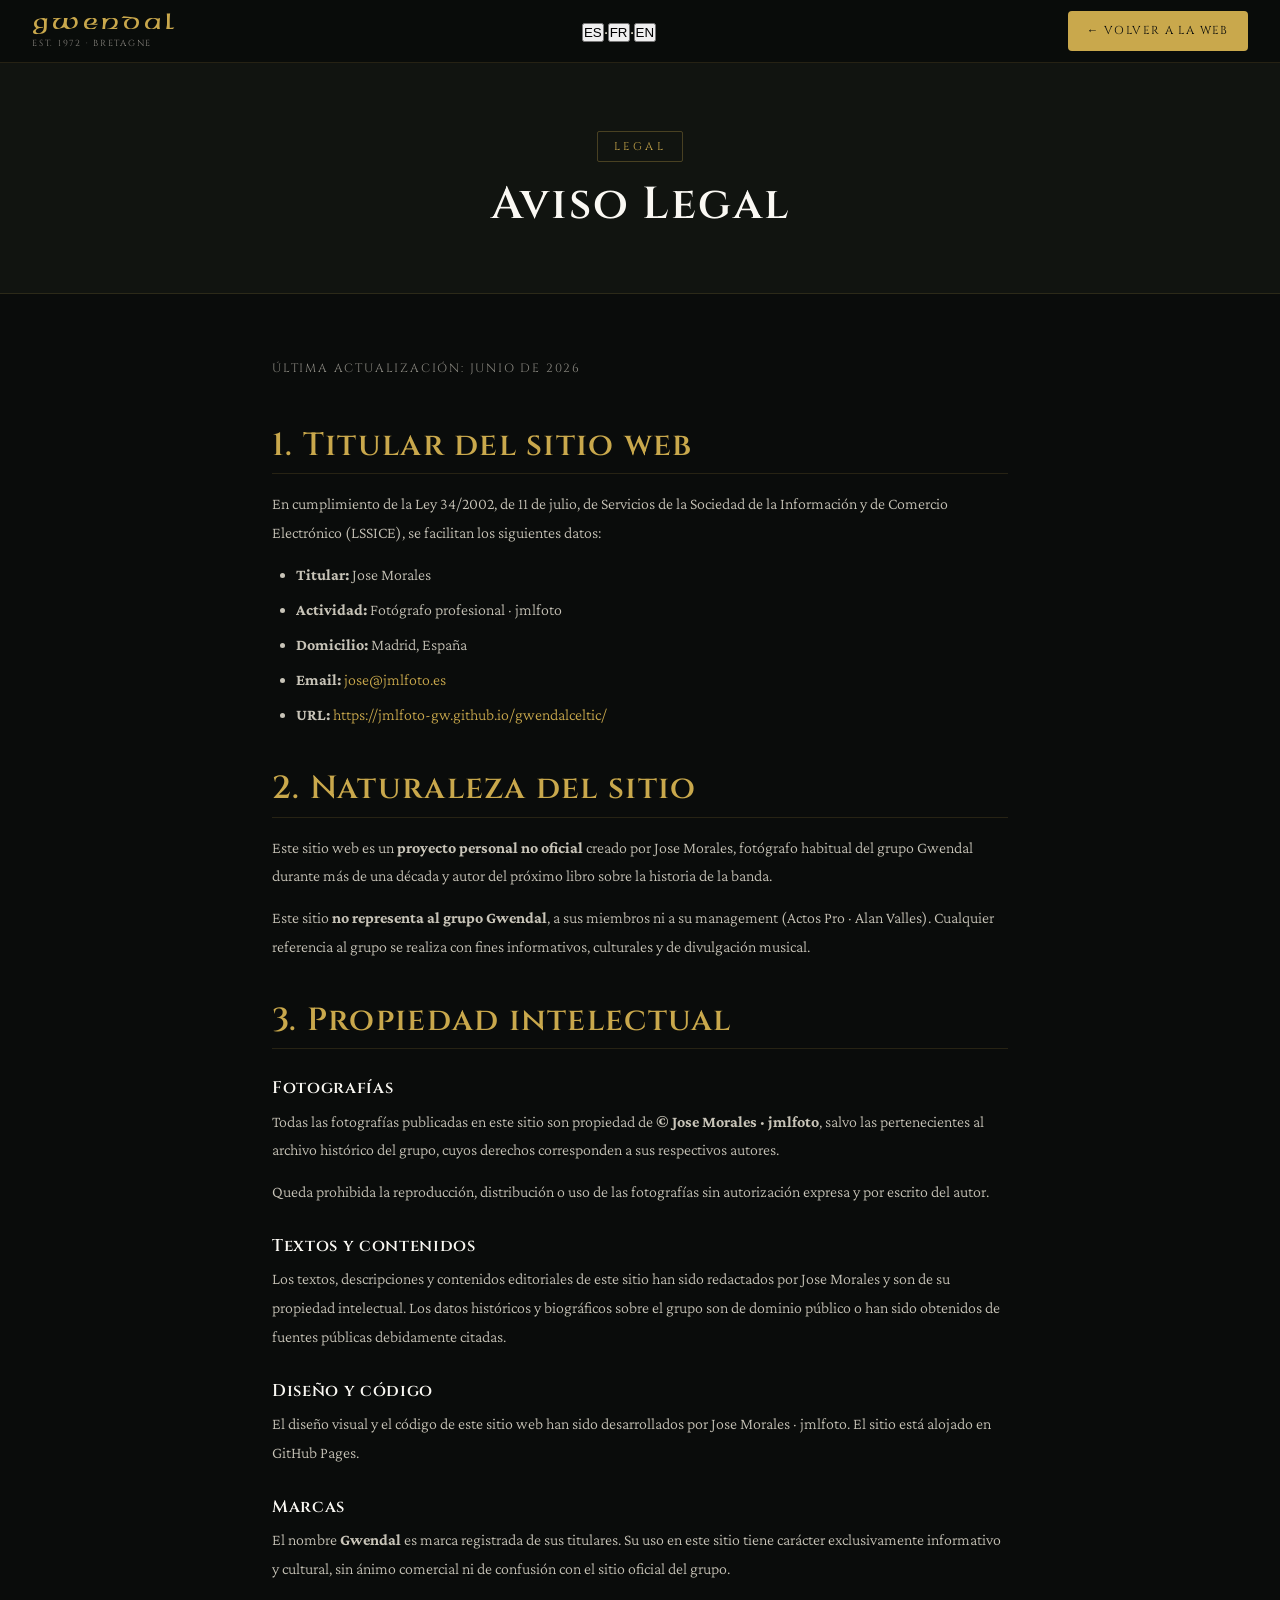
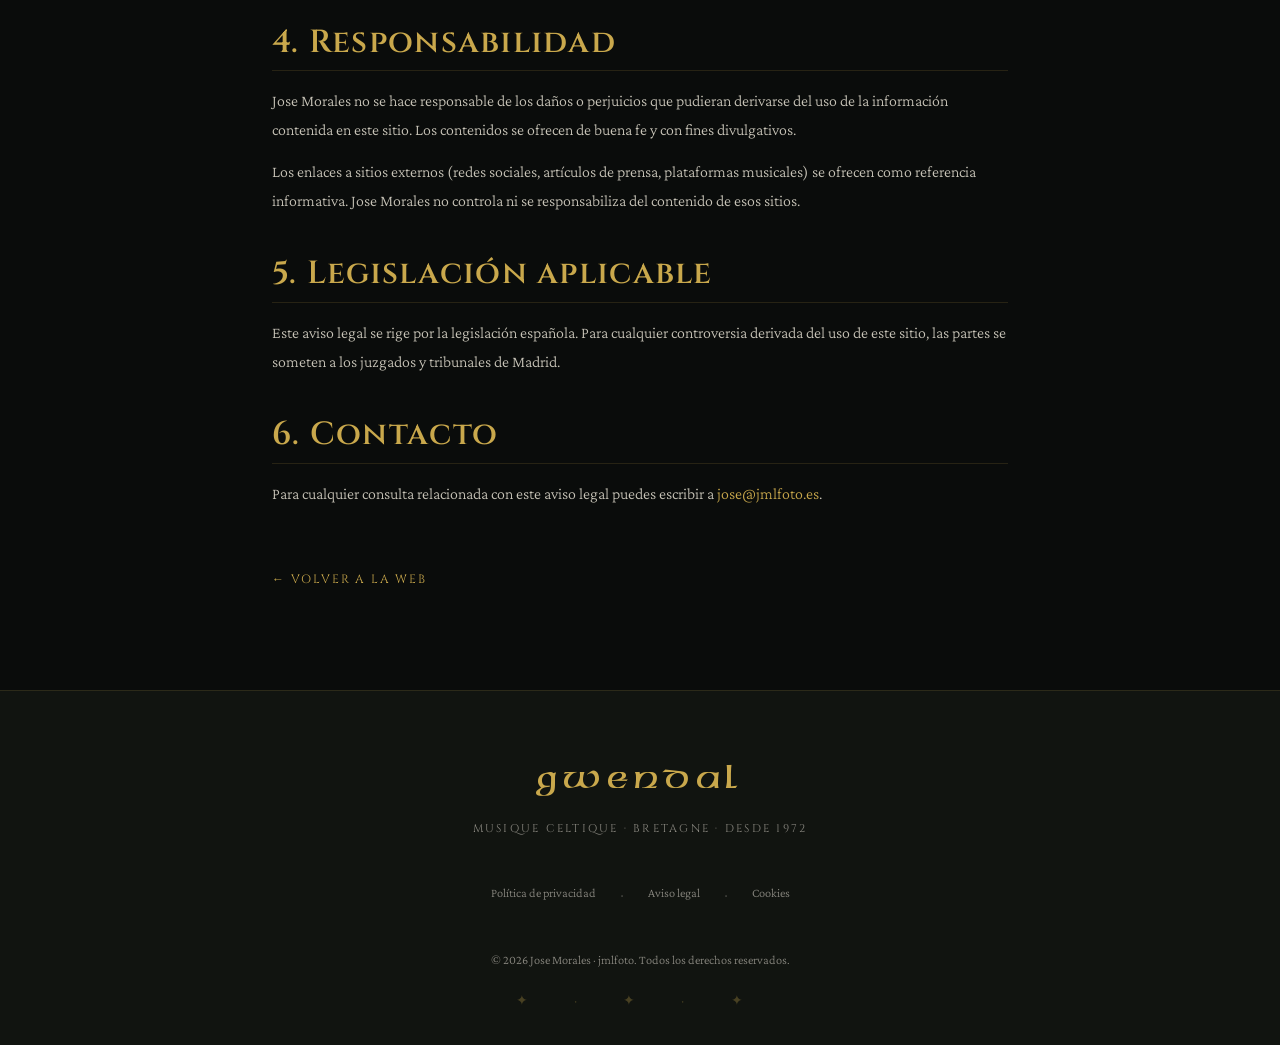
<file: aviso-legal.html>
<!DOCTYPE html>
<html lang="es">
<head>
  
  <!-- Google Tag Manager -->
      <script>(function(w,d,s,l,i){w[l]=w[l]||[];w[l].push({'gtm.start':
      new Date().getTime(),event:'gtm.js'});var f=d.getElementsByTagName(s)[0],
      j=d.createElement(s),dl=l!='dataLayer'?'&l='+l:'';j.async=true;j.src=
      'https://www.googletagmanager.com/gtm.js?id='+i+dl;f.parentNode.insertBefore(j,f);
      })(window,document,'script','dataLayer','GTM-PBCBSNM9');</script>
  <!-- End Google Tag Manager -->
 
  <meta charset="UTF-8" />
  <meta name="viewport" content="width=device-width, initial-scale=1.0" />
  <title>Aviso Legal · Gwendal</title>
  <meta name="description" content="Aviso legal del sitio web dedicado al grupo Gwendal, creado por Jose Morales · jmlfoto." />
  <meta name="robots" content="noindex, follow" />
  <link rel="canonical" href="https://gwendal.es/aviso-legal.html" />
  <link rel="preconnect" href="https://fonts.googleapis.com" />
  <link rel="preconnect" href="https://fonts.gstatic.com" crossorigin />
  <link href="https://fonts.googleapis.com/css2?family=Cinzel:wght@400;600&family=Crimson+Pro:ital,wght@0,300;0,400;0,600;1,300;1,400&display=swap" rel="stylesheet" />
  <link rel="stylesheet" href="style.css" />
  <style>
    .legal-header {
      padding: 8rem 0 3rem;
      text-align: center;
      background: var(--c-dark);
      border-bottom: 1px solid rgba(201,168,76,0.15);
    }
    .legal-header .section-tag { margin-bottom: 1rem; }
    .legal-body {
      background: var(--c-black);
      padding: 4rem 0 6rem;
    }
    .legal-container {
      max-width: 800px;
      margin: 0 auto;
      padding: 0 2rem;
    }
    .legal-container h2 {
      font-size: clamp(1.4rem, 3vw, 2rem);
      color: var(--c-gold);
      margin: 2.5rem 0 1rem;
      padding-bottom: 0.5rem;
      border-bottom: 1px solid rgba(201,168,76,0.15);
    }
    .legal-container h2:first-child { margin-top: 0; }
    .legal-container h3 {
      font-size: 1.05rem;
      color: var(--c-white);
      margin: 1.8rem 0 0.6rem;
    }
    .legal-container p,
    .legal-container li {
      color: var(--c-grey-light);
      font-size: 1rem;
      line-height: 1.8;
      margin-bottom: 0.8rem;
    }
    .legal-container ul {
      padding-left: 1.5rem;
      margin-bottom: 1rem;
    }
    .legal-container li { margin-bottom: 0.4rem; }
    .legal-container a { color: var(--c-gold); }
    .legal-container a:hover { color: var(--c-gold-light); }
    .legal-date {
      font-family: var(--f-title);
      font-size: 0.75rem;
      letter-spacing: 0.15em;
      color: var(--c-grey);
      text-transform: uppercase;
      margin-bottom: 3rem;
      display: block;
    }
    .legal-back {
      display: inline-flex;
      align-items: center;
      gap: 0.5rem;
      font-family: var(--f-title);
      font-size: 0.75rem;
      letter-spacing: 0.15em;
      text-transform: uppercase;
      color: var(--c-gold);
      margin-top: 3rem;
      transition: gap 0.3s ease;
    }
    .legal-back:hover { gap: 0.8rem; color: var(--c-gold-light); }
  </style>
</head>
<body>
    <!-- Google Tag Manager (noscript) -->
    <noscript><iframe src="https://www.googletagmanager.com/ns.html?id=GTM-PBCBSNM9"
    height="0" width="0" style="display:none;visibility:hidden"></iframe></noscript>
    <!-- End Google Tag Manager (noscript) -->
  <!-- Navegación -->
  <header class="nav-header scrolled" role="banner">
    <nav class="nav-container" aria-label="Navegación principal" data-i18n-aria="aviso.aria_nav">
      <a href="index.html" class="nav-logo" aria-label="Volver al inicio" data-i18n-aria="aviso.aria_back">
        <span class="logo-text">GWENDAL</span>
        <span class="logo-sub" data-i18n="aviso.logo_sub">Est. 1972 · Bretagne</span>
      </a>
      <!-- Selector de idioma -->
      <ul class="lang-switcher" id="nav-menu" aria-label="Seleccionar idioma" style="list-style:none;margin:0;padding:0;">
        <li style="display:flex;align-items:center;gap:.15rem;">
         <!--  <button class="lang-btn" data-lang="es" aria-pressed="false" title="Español">ES</button>
          <span class="lang-sep" aria-hidden="true">·</span>
          <button class="lang-btn" data-lang="fr" aria-pressed="false" title="Français">FR</button>
          <span class="lang-sep" aria-hidden="true">·</span>
          <button class="lang-btn" data-lang="en" aria-pressed="false" title="English">EN</button>-->
        </li>
      </ul>
      <a href="index.html" class="nav-cta" data-i18n="aviso.nav_back">← Volver a la web</a>
    </nav>
  </header>

  <main>

    <div class="legal-header">
      <span class="section-tag" data-i18n="aviso.tag">Legal</span>
      <h1 class="section-title" data-i18n="aviso.h1">Aviso Legal</h1>
    </div>

    <div class="legal-body">
      <div class="legal-container">

        <span class="legal-date" data-i18n="aviso.date">Última actualización: junio de 2026</span>

        <h2 data-i18n="aviso.h1_1">1. Titular del sitio web</h2>
        <p data-i18n="aviso.p1_1">En cumplimiento de la Ley 34/2002, de 11 de julio, de Servicios de la Sociedad de la Información y de Comercio Electrónico (LSSICE), se facilitan los siguientes datos:</p>
        <ul>
          <li><strong data-i18n="aviso.li_tit">Titular:</strong> Jose Morales</li>
          <li><strong data-i18n="aviso.li_act">Actividad:</strong> <span data-i18n="aviso.li_act_v">Fotógrafo profesional · jmlfoto</span></li>
          <li><strong data-i18n="aviso.li_dom">Domicilio:</strong> <span data-i18n="aviso.li_dom_v">Madrid, España</span></li>
          <li><strong data-i18n="aviso.li_mail">Email:</strong> <a href="mailto:jose@jmlfoto.es">jose@jmlfoto.es</a></li>
          <li><strong data-i18n="aviso.li_url">URL:</strong> <a href="https://jmlfoto-gw.github.io/gwendalceltic/">https://jmlfoto-gw.github.io/gwendalceltic/</a></li>
        </ul>

        <h2 data-i18n="aviso.h1_2">2. Naturaleza del sitio</h2>
        <p data-i18n-html="aviso.p2_1">Este sitio web es un <strong>proyecto personal no oficial</strong> creado por Jose Morales, fotógrafo habitual del grupo Gwendal durante más de una década y autor del próximo libro sobre la historia de la banda.</p>
        <p data-i18n-html="aviso.p2_2">Este sitio <strong>no representa al grupo Gwendal</strong>, a sus miembros ni a su management (Actos Pro · Alan Valles). Cualquier referencia al grupo se realiza con fines informativos, culturales y de divulgación musical.</p>

        <h2 data-i18n="aviso.h1_3">3. Propiedad intelectual</h2>

        <h3 data-i18n="aviso.h3_foto">Fotografías</h3>
        <p data-i18n-html="aviso.p3_foto_1">Todas las fotografías publicadas en este sitio son propiedad de <strong>© Jose Morales · jmlfoto</strong>, salvo las pertenecientes al archivo histórico del grupo, cuyos derechos corresponden a sus respectivos autores.</p>
        <p data-i18n="aviso.p3_foto_2">Queda prohibida la reproducción, distribución o uso de las fotografías sin autorización expresa y por escrito del autor.</p>

        <h3 data-i18n="aviso.h3_text">Textos y contenidos</h3>
        <p data-i18n="aviso.p3_text">Los textos, descripciones y contenidos editoriales de este sitio han sido redactados por Jose Morales y son de su propiedad intelectual. Los datos históricos y biográficos sobre el grupo son de dominio público o han sido obtenidos de fuentes públicas debidamente citadas.</p>

        <h3 data-i18n="aviso.h3_code">Diseño y código</h3>
        <p data-i18n="aviso.p3_code">El diseño visual y el código de este sitio web han sido desarrollados por Jose Morales · jmlfoto. El sitio está alojado en GitHub Pages.</p>

        <h3 data-i18n="aviso.h3_brand">Marcas</h3>
        <p data-i18n-html="aviso.p3_brand">El nombre <strong>Gwendal</strong> es marca registrada de sus titulares. Su uso en este sitio tiene carácter exclusivamente informativo y cultural, sin ánimo comercial ni de confusión con el sitio oficial del grupo.</p>

        <h2 data-i18n="aviso.h1_4">4. Responsabilidad</h2>
        <p data-i18n="aviso.p4_1">Jose Morales no se hace responsable de los daños o perjuicios que pudieran derivarse del uso de la información contenida en este sitio. Los contenidos se ofrecen de buena fe y con fines divulgativos.</p>
        <p data-i18n="aviso.p4_2">Los enlaces a sitios externos (redes sociales, artículos de prensa, plataformas musicales) se ofrecen como referencia informativa. Jose Morales no controla ni se responsabiliza del contenido de esos sitios.</p>

        <h2 data-i18n="aviso.h1_5">5. Legislación aplicable</h2>
        <p data-i18n="aviso.p5">Este aviso legal se rige por la legislación española. Para cualquier controversia derivada del uso de este sitio, las partes se someten a los juzgados y tribunales de Madrid.</p>

        <h2 data-i18n="aviso.h1_6">6. Contacto</h2>
        <p><span data-i18n="aviso.p6">Para cualquier consulta relacionada con este aviso legal puedes escribir a</span> <a href="mailto:jose@jmlfoto.es">jose@jmlfoto.es</a>.</p>

        <a href="index.html" class="legal-back" data-i18n="aviso.back">← Volver a la web</a>

      </div>
    </div>

  </main>

  <footer class="footer" role="contentinfo">
    <div class="footer-container">
      <div class="footer-brand">
        <span class="footer-logo">GWENDAL</span>
        <span class="footer-tagline" data-i18n="aviso.footer.tagline">Musique Celtique · Bretagne · Desde 1972</span>
      </div>
      <div class="footer-legal">
        <a href="privacidad.html" data-i18n="aviso.footer.priv">Política de privacidad</a>
        <span>·</span>
        <a href="aviso-legal.html" data-i18n="aviso.footer.aviso">Aviso legal</a>
        <span>·</span>
        <a href="cookies.html" data-i18n="aviso.footer.cookies">Cookies</a>
      </div>
      <div class="footer-copy">
        <p data-i18n="aviso.footer.copy">© 2026 Jose Morales · jmlfoto. Todos los derechos reservados.</p>
      </div>
    </div>
    <div class="footer-ornament" aria-hidden="true"><span>✦ · ✦ · ✦</span></div>
  </footer>

  <script src="translations.js"></script>
  <script src="i18n.js"></script>
</body>
</html>
</file>
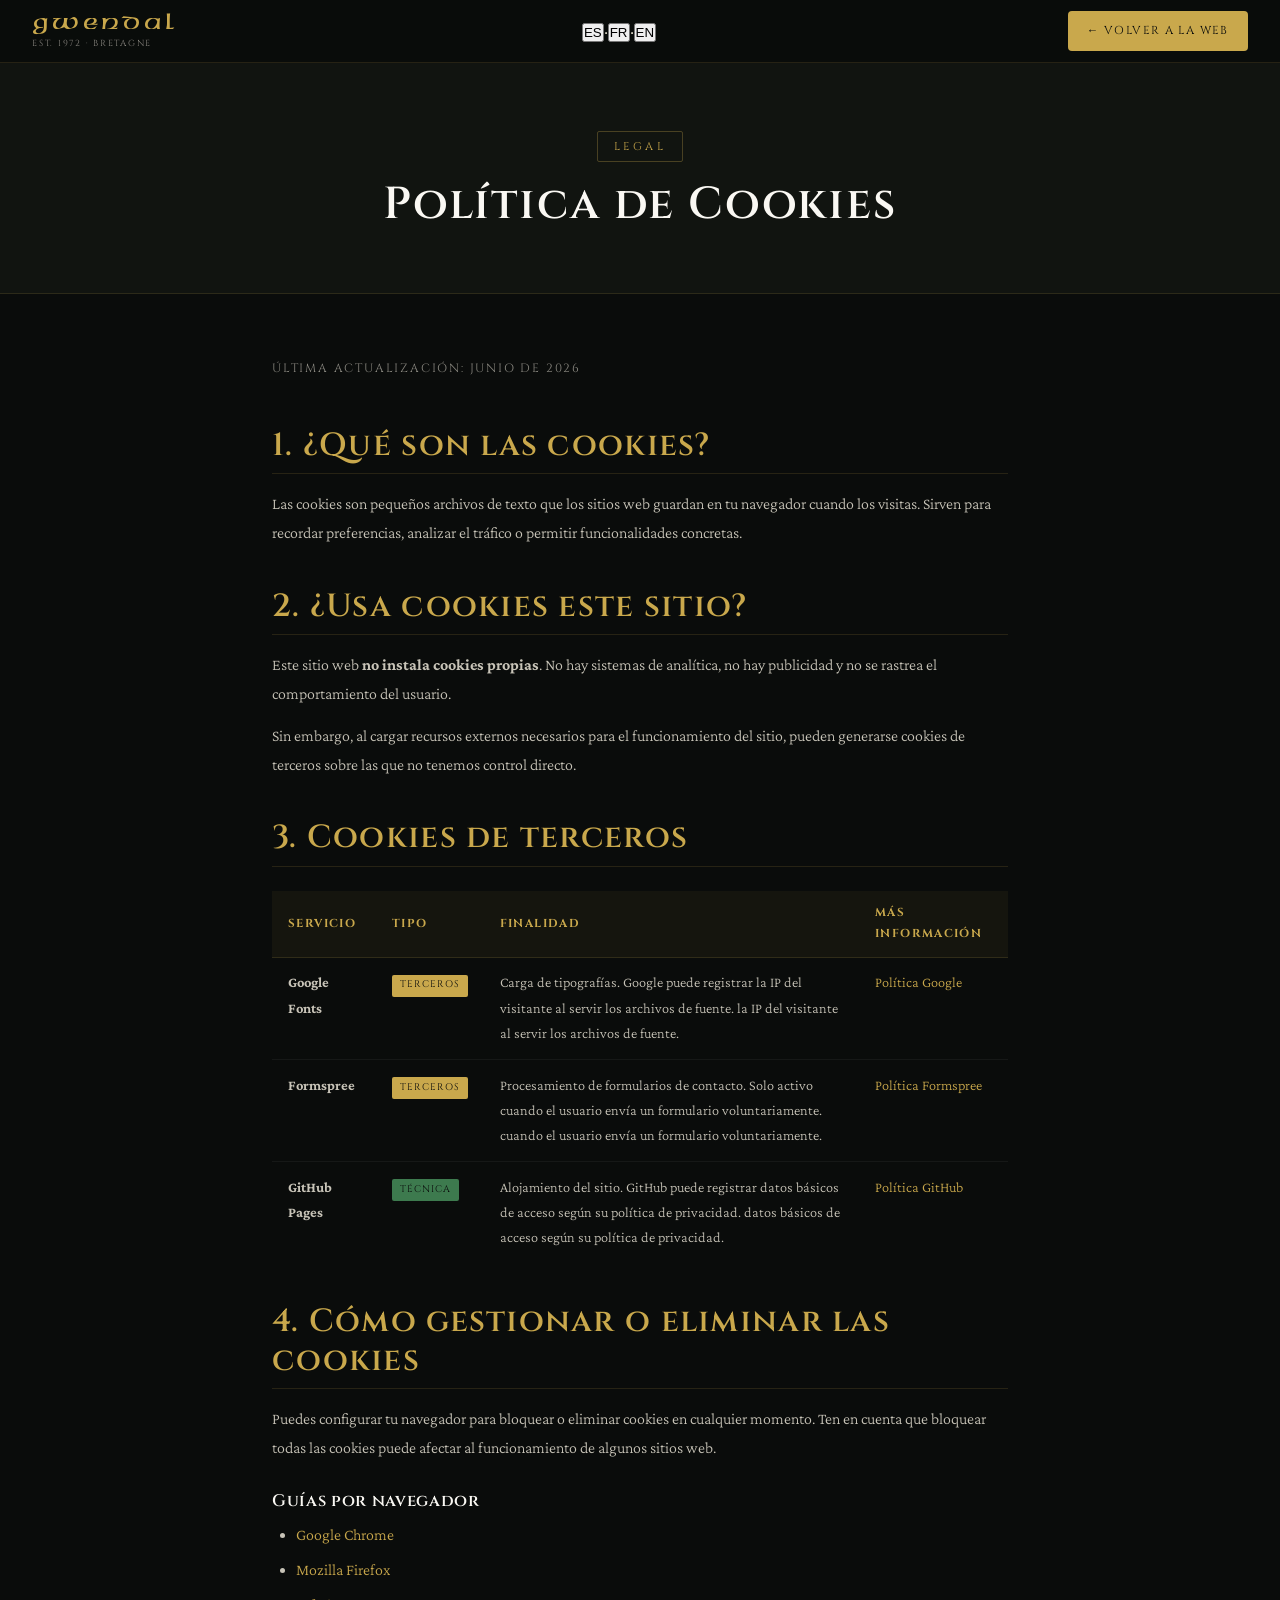
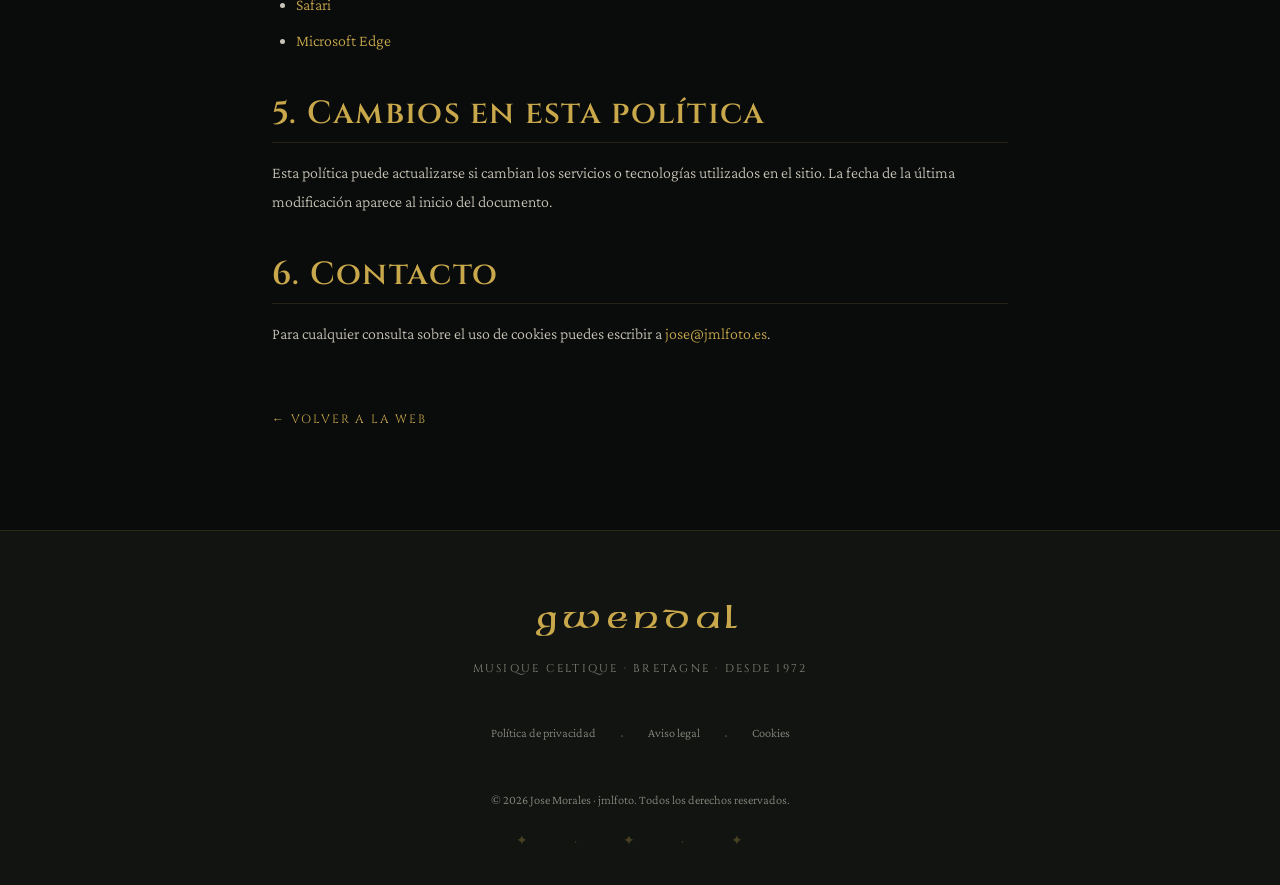
<file: cookies.html>
<!DOCTYPE html>
<html lang="es">
<head>

  <!-- Google Tag Manager -->
      <script>(function(w,d,s,l,i){w[l]=w[l]||[];w[l].push({'gtm.start':
      new Date().getTime(),event:'gtm.js'});var f=d.getElementsByTagName(s)[0],
      j=d.createElement(s),dl=l!='dataLayer'?'&l='+l:'';j.async=true;j.src=
      'https://www.googletagmanager.com/gtm.js?id='+i+dl;f.parentNode.insertBefore(j,f);
      })(window,document,'script','dataLayer','GTM-PBCBSNM9');</script>
  <!-- End Google Tag Manager -->

  <meta charset="UTF-8" />
  <meta name="viewport" content="width=device-width, initial-scale=1.0" />
  <title>Política de Cookies · Gwendal</title>
  <meta name="description" content="Política de cookies del sitio web dedicado al grupo Gwendal, creado por Jose Morales · jmlfoto." />
  <meta name="robots" content="noindex, follow" />
  <link rel="canonical" href="https://gwendal.es/cookies.html" />
  <link rel="preconnect" href="https://fonts.googleapis.com" />
  <link rel="preconnect" href="https://fonts.gstatic.com" crossorigin />
  <link href="https://fonts.googleapis.com/css2?family=Cinzel:wght@400;600&family=Crimson+Pro:ital,wght@0,300;0,400;0,600;1,300;1,400&display=swap" rel="stylesheet" />
  <link rel="stylesheet" href="style.css" />
  <style>
    .legal-header {
      padding: 8rem 0 3rem;
      text-align: center;
      background: var(--c-dark);
      border-bottom: 1px solid rgba(201,168,76,0.15);
    }
    .legal-header .section-tag { margin-bottom: 1rem; }
    .legal-body {
      background: var(--c-black);
      padding: 4rem 0 6rem;
    }
    .legal-container {
      max-width: 800px;
      margin: 0 auto;
      padding: 0 2rem;
    }
    .legal-container h2 {
      font-size: clamp(1.4rem, 3vw, 2rem);
      color: var(--c-gold);
      margin: 2.5rem 0 1rem;
      padding-bottom: 0.5rem;
      border-bottom: 1px solid rgba(201,168,76,0.15);
    }
    .legal-container h2:first-child { margin-top: 0; }
    .legal-container h3 {
      font-size: 1.05rem;
      color: var(--c-white);
      margin: 1.8rem 0 0.6rem;
    }
    .legal-container p,
    .legal-container li {
      color: var(--c-grey-light);
      font-size: 1rem;
      line-height: 1.8;
      margin-bottom: 0.8rem;
    }
    .legal-container ul {
      padding-left: 1.5rem;
      margin-bottom: 1rem;
    }
    .legal-container li { margin-bottom: 0.4rem; }
    .legal-container a { color: var(--c-gold); }
    .legal-container a:hover { color: var(--c-gold-light); }
    .legal-date {
      font-family: var(--f-title);
      font-size: 0.75rem;
      letter-spacing: 0.15em;
      color: var(--c-grey);
      text-transform: uppercase;
      margin-bottom: 3rem;
      display: block;
    }
    .legal-back {
      display: inline-flex;
      align-items: center;
      gap: 0.5rem;
      font-family: var(--f-title);
      font-size: 0.75rem;
      letter-spacing: 0.15em;
      text-transform: uppercase;
      color: var(--c-gold);
      margin-top: 3rem;
      transition: gap 0.3s ease;
    }
    .legal-back:hover { gap: 0.8rem; color: var(--c-gold-light); }
    /* Tabla de cookies */
    .cookies-table {
      width: 100%;
      border-collapse: collapse;
      margin: 1.5rem 0 2rem;
      font-size: 0.9rem;
    }
    .cookies-table th {
      font-family: var(--f-title);
      font-size: 0.72rem;
      letter-spacing: 0.12em;
      text-transform: uppercase;
      color: var(--c-gold);
      background: rgba(201,168,76,0.06);
      padding: 0.8rem 1rem;
      text-align: left;
      border-bottom: 1px solid rgba(201,168,76,0.2);
    }
    .cookies-table td {
      padding: 0.8rem 1rem;
      color: var(--c-grey-light);
      border-bottom: 1px solid rgba(255,255,255,0.05);
      vertical-align: top;
    }
    .cookies-table tr:last-child td { border-bottom: none; }
    .tag-tecnica {
      display: inline-block;
      font-family: var(--f-title);
      font-size: 0.6rem;
      letter-spacing: 0.1em;
      text-transform: uppercase;
      color: var(--c-black);
      background: var(--c-green-mid);
      padding: 0.15rem 0.5rem;
      border-radius: 2px;
    }
    .tag-terceros {
      display: inline-block;
      font-family: var(--f-title);
      font-size: 0.6rem;
      letter-spacing: 0.1em;
      text-transform: uppercase;
      color: var(--c-black);
      background: var(--c-gold);
      padding: 0.15rem 0.5rem;
      border-radius: 2px;
    }
  </style>
</head>
<body>
    <!-- Google Tag Manager (noscript) -->
    <noscript><iframe src="https://www.googletagmanager.com/ns.html?id=GTM-PBCBSNM9"
    height="0" width="0" style="display:none;visibility:hidden"></iframe></noscript>
    <!-- End Google Tag Manager (noscript) -->

  <!-- Navegación -->
  <header class="nav-header scrolled" role="banner">
    <nav class="nav-container" aria-label="Navegación principal" data-i18n-aria="cook.aria_nav">
      <a href="index.html" class="nav-logo" aria-label="Volver al inicio" data-i18n-aria="cook.aria_back">
        <span class="logo-text">GWENDAL</span>
        <span class="logo-sub" data-i18n="cook.logo_sub">Est. 1972 · Bretagne</span>
      </a>

      <!-- Selector de idioma -->
      <ul class="lang-switcher" id="nav-menu" aria-label="Seleccionar idioma" style="list-style:none;margin:0;padding:0;">
        <li style="display:flex;align-items:center;gap:.15rem;">
         <!-- <button class="lang-btn" data-lang="es" aria-pressed="false" title="Español">ES</button>
          <span class="lang-sep" aria-hidden="true">·</span>
          <button class="lang-btn" data-lang="fr" aria-pressed="false" title="Français">FR</button>
          <span class="lang-sep" aria-hidden="true">·</span>
          <button class="lang-btn" data-lang="en" aria-pressed="false" title="English">EN</button> -->
        </li>
      </ul>
      <a href="index.html" class="nav-cta" data-i18n="cook.nav_back">← Volver a la web</a>
    </nav>
  </header>

  <main>

    <div class="legal-header">
      <span class="section-tag" data-i18n="cook.tag">Legal</span>
      <h1 class="section-title" data-i18n="cook.h1">Política de Cookies</h1>
    </div>

    <div class="legal-body">
      <div class="legal-container">

        <span class="legal-date" data-i18n="cook.date">Última actualización: junio de 2026</span>

        <h2 data-i18n="cook.h2_1">1. ¿Qué son las cookies?</h2>
        <p data-i18n="cook.p1">Las cookies son pequeños archivos de texto que los sitios web guardan en tu navegador cuando los visitas. Sirven para recordar preferencias, analizar el tráfico o permitir funcionalidades concretas.</p>

        <h2 data-i18n="cook.h2_2">2. ¿Usa cookies este sitio?</h2>
        <p data-i18n-html="cook.p2_a">Este sitio web <strong>no instala cookies propias</strong>. No hay sistemas de analítica, no hay publicidad y no se rastrea el comportamiento del usuario.</p>
        <p data-i18n="cook.p2_b">Sin embargo, al cargar recursos externos necesarios para el funcionamiento del sitio, pueden generarse cookies de terceros sobre las que no tenemos control directo.</p>

        <h2 data-i18n="cook.h2_3">3. Cookies de terceros</h2>

        <table class="cookies-table" aria-label="Tabla de cookies de terceros">
          <thead>
            <tr>
              <th data-i18n="cook.th_serv">Servicio</th>
              <th data-i18n="cook.th_tipo">Tipo</th>
              <th data-i18n="cook.th_fin">Finalidad</th>
              <th data-i18n="cook.th_info">Más información</th>
            </tr>
          </thead>
          <tbody>
            <tr>
              <td><strong>Google Fonts</strong></td>
              <td><span class="tag-terceros" data-i18n="cook.tag_3rd">Terceros</span></td>
              <td><span data-i18n="cook.td_gf_fin">Carga de tipografías. Google puede registrar la IP del visitante al servir los archivos de fuente.</span> la IP del visitante al servir los archivos de fuente.</td>
              <td><a href="https://policies.google.com/privacy" target="_blank" rel="noopener">Política Google</a></td>
            </tr>
            <tr>
              <td><strong>Formspree</strong></td>
              <td><span class="tag-terceros">Terceros</span></td>
              <td><span data-i18n="cook.td_fs_fin">Procesamiento de formularios de contacto. Solo activo cuando el usuario envía un formulario voluntariamente.</span> cuando el usuario envía un formulario voluntariamente.</td>
              <td><a href="https://formspree.io/legal/privacy-policy" target="_blank" rel="noopener">Política Formspree</a></td>
            </tr>
            <tr>
              <td><strong>GitHub Pages</strong></td>
              <td><span class="tag-tecnica" data-i18n="cook.tag_tec">Técnica</span></td>
              <td><span data-i18n="cook.td_gh_fin">Alojamiento del sitio. GitHub puede registrar datos básicos de acceso según su política de privacidad.</span> datos básicos de acceso según su política de privacidad.</td>
              <td><a href="https://docs.github.com/es/site-policy/privacy-policies/github-privacy-statement" target="_blank" rel="noopener">Política GitHub</a></td>
            </tr>
          </tbody>
        </table>

        <h2 data-i18n="cook.h2_4">4. Cómo gestionar o eliminar las cookies</h2>
        <p data-i18n="cook.p4">Puedes configurar tu navegador para bloquear o eliminar cookies en cualquier momento. Ten en cuenta que bloquear todas las cookies puede afectar al funcionamiento de algunos sitios web.</p>

        <h3 data-i18n="cook.h3_guias">Guías por navegador</h3>
        <ul>
          <li><a href="https://support.google.com/chrome/answer/95647" target="_blank" rel="noopener">Google Chrome</a></li>
          <li><a href="https://support.mozilla.org/es/kb/habilitar-y-deshabilitar-cookies-sitios-web-rastrear-preferencias" target="_blank" rel="noopener">Mozilla Firefox</a></li>
          <li><a href="https://support.apple.com/es-es/guide/safari/sfri11471/mac" target="_blank" rel="noopener">Safari</a></li>
          <li><a href="https://support.microsoft.com/es-es/windows/eliminar-y-administrar-cookies-168dab11-0753-043d-7c16-ede5947fc64d" target="_blank" rel="noopener">Microsoft Edge</a></li>
        </ul>

        <h2 data-i18n="cook.h2_5">5. Cambios en esta política</h2>
        <p data-i18n="cook.p5">Esta política puede actualizarse si cambian los servicios o tecnologías utilizados en el sitio. La fecha de la última modificación aparece al inicio del documento.</p>

        <h2 data-i18n="cook.h2_6">6. Contacto</h2>
        <p><span data-i18n="cook.p6">Para cualquier consulta sobre el uso de cookies puedes escribir a</span> <a href="mailto:jose@jmlfoto.es">jose@jmlfoto.es</a>.</p>

        <a href="index.html" class="legal-back" data-i18n="cook.back">← Volver a la web</a>

      </div>
    </div>

  </main>

  <footer class="footer" role="contentinfo">
    <div class="footer-container">
      <div class="footer-brand">
        <span class="footer-logo">GWENDAL</span>
        <span class="footer-tagline" data-i18n="cook.footer.tagline">Musique Celtique · Bretagne · Desde 1972</span>
      </div>
      <div class="footer-legal">
        <a href="privacidad.html" data-i18n="cook.footer.priv">Política de privacidad</a>
        <span>·</span>
        <a href="aviso-legal.html" data-i18n="cook.footer.aviso">Aviso legal</a>
        <span>·</span>
        <a href="cookies.html" data-i18n="cook.footer.cookies">Cookies</a>
      </div>
      <div class="footer-copy">
        <p data-i18n="cook.footer.copy">© 2026 Jose Morales · jmlfoto. Todos los derechos reservados.</p>
      </div>
    </div>
    <div class="footer-ornament" aria-hidden="true"><span>✦ · ✦ · ✦</span></div>
  </footer>

  <script src="translations.js"></script>
  <script src="i18n.js"></script>
</body>
</html>
</file>
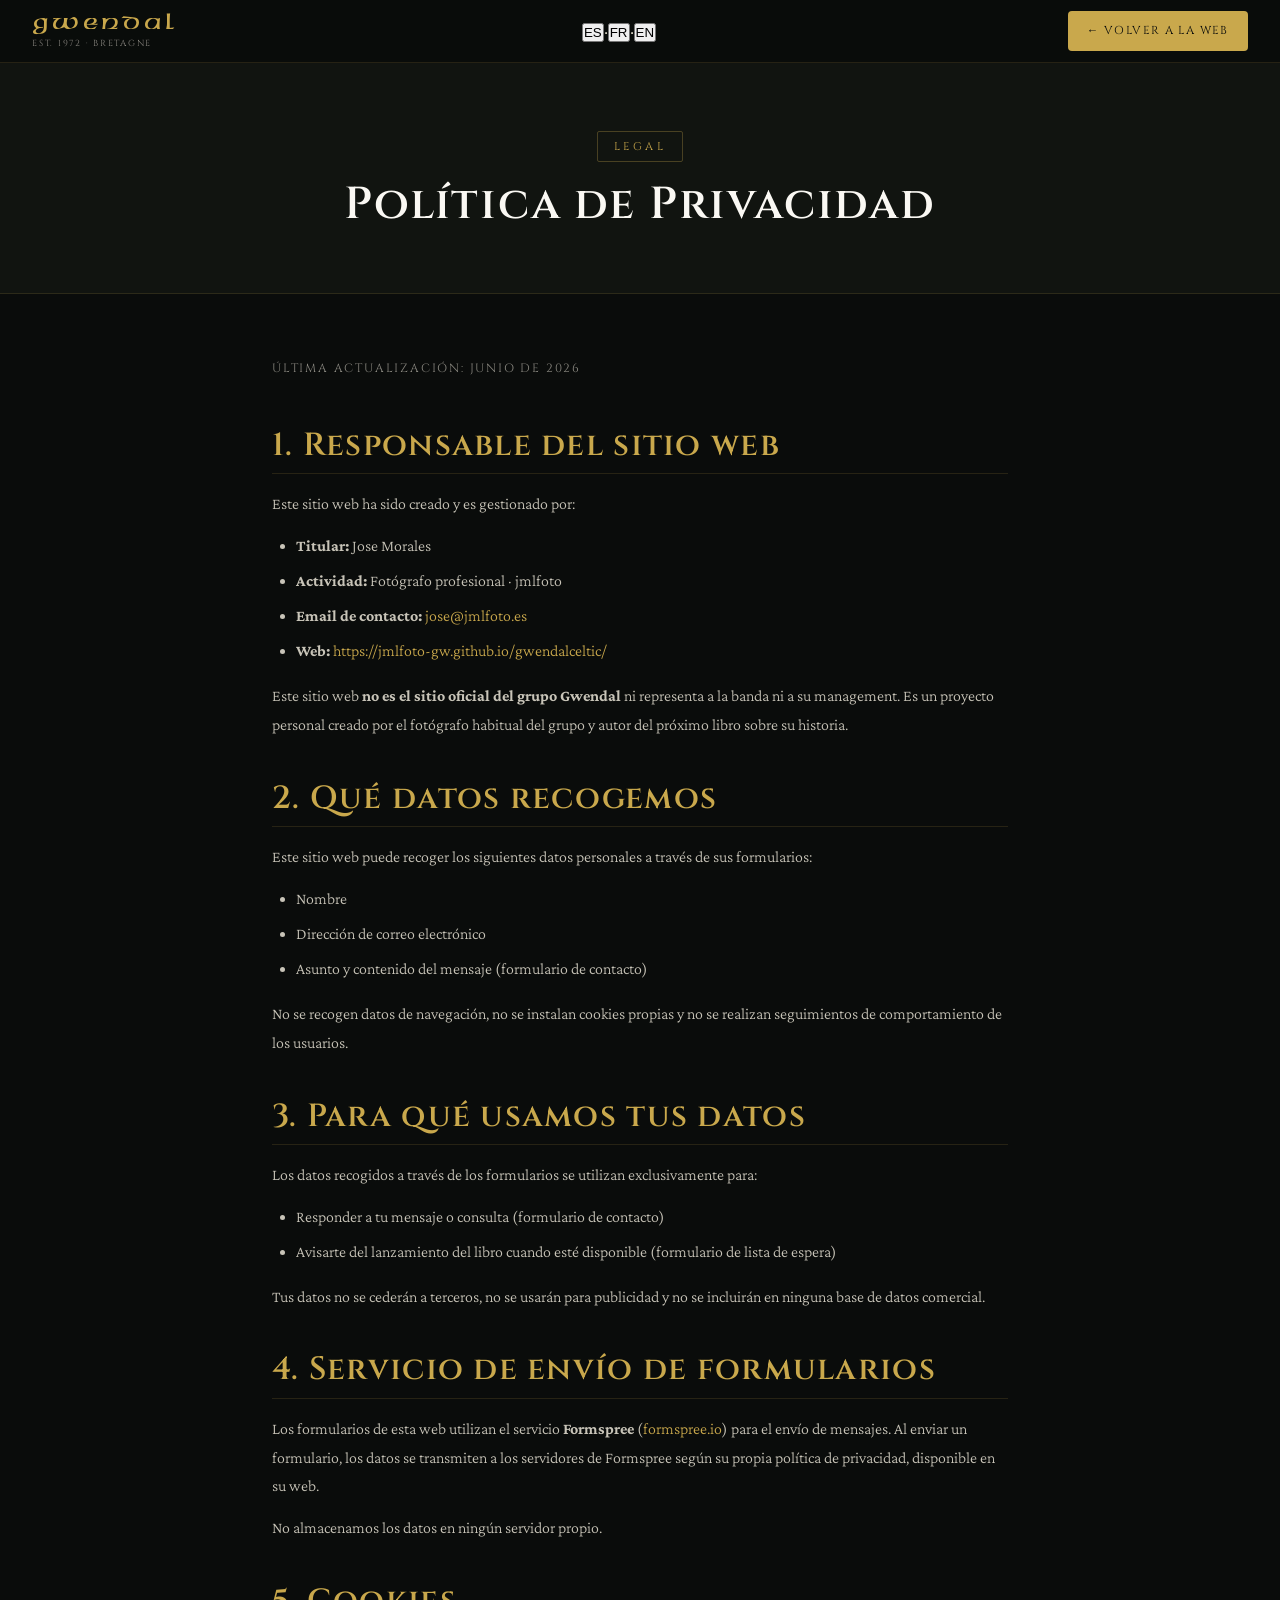
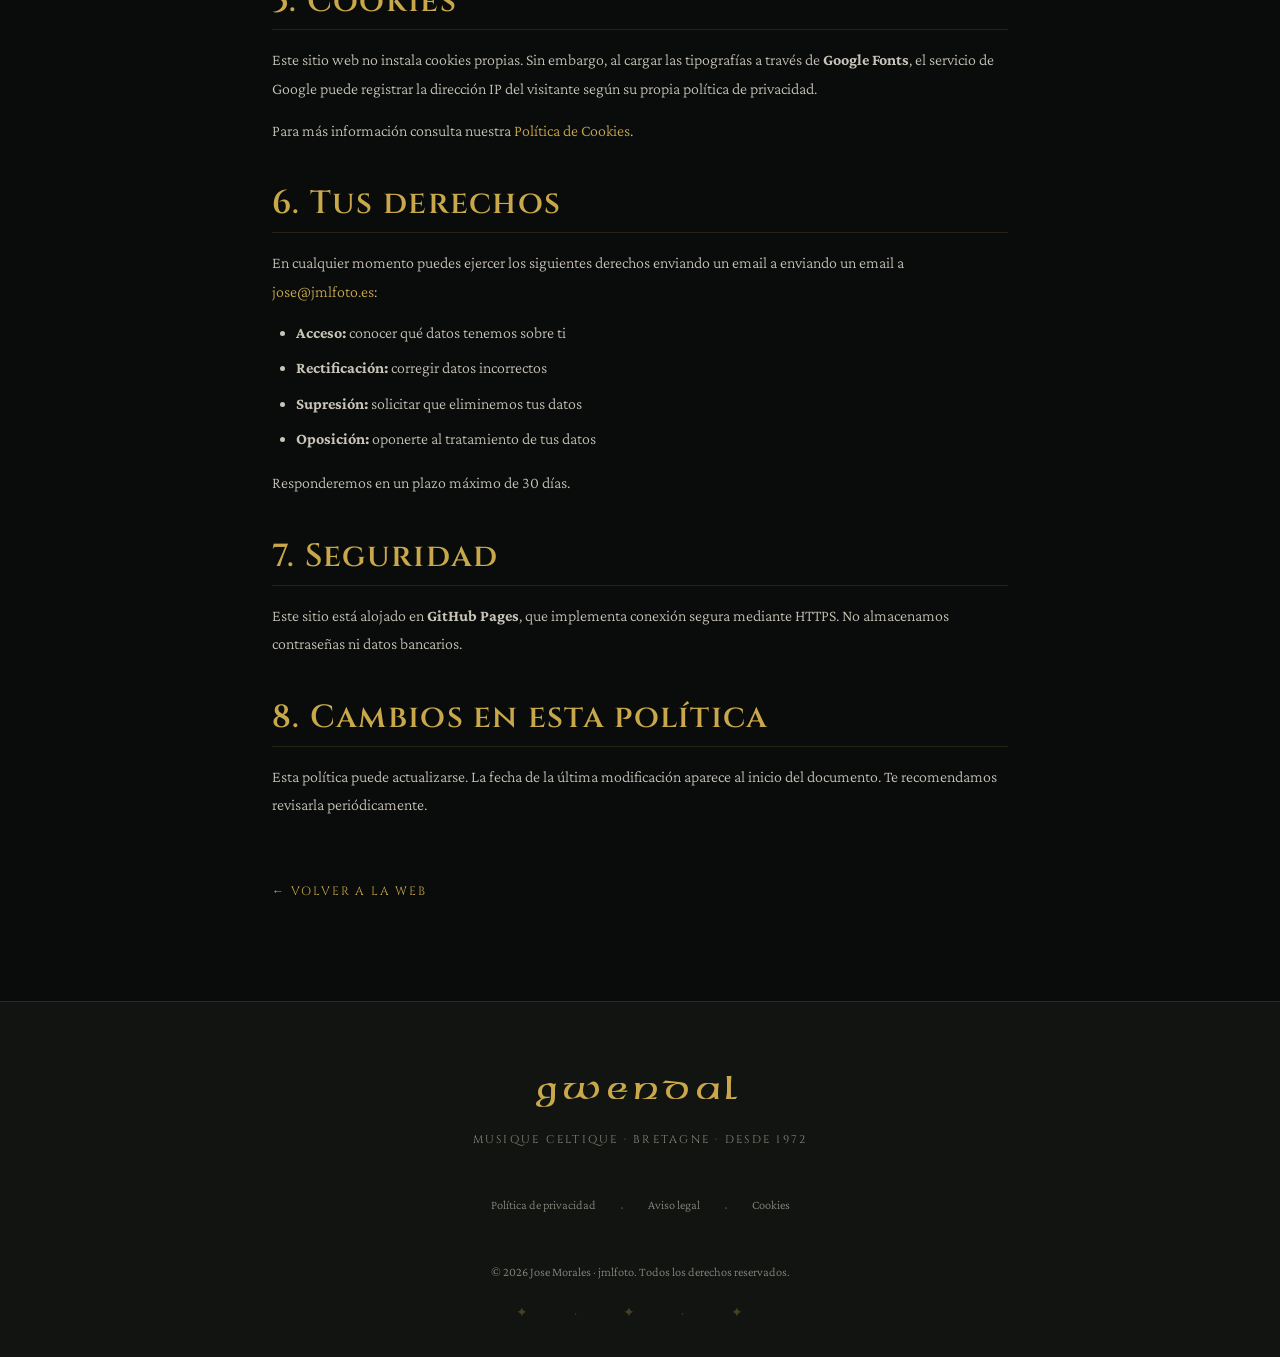
<file: privacidad.html>
<!DOCTYPE html>
<html lang="es">
<head>

  <!-- Google Tag Manager -->
      <script>(function(w,d,s,l,i){w[l]=w[l]||[];w[l].push({'gtm.start':
      new Date().getTime(),event:'gtm.js'});var f=d.getElementsByTagName(s)[0],
      j=d.createElement(s),dl=l!='dataLayer'?'&l='+l:'';j.async=true;j.src=
      'https://www.googletagmanager.com/gtm.js?id='+i+dl;f.parentNode.insertBefore(j,f);
      })(window,document,'script','dataLayer','GTM-PBCBSNM9');</script>
  <!-- End Google Tag Manager -->

    
  <meta charset="UTF-8" />
  <meta name="viewport" content="width=device-width, initial-scale=1.0" />
  <title>Política de Privacidad · Gwendal</title>
  <meta name="description" content="Política de privacidad del sitio web dedicado al grupo Gwendal, creado por Jose Morales · jmlfoto." />
  <meta name="robots" content="noindex, follow" />
  <link rel="canonical" href="https://gwendal.es/privacidad.html" />
  <link rel="preconnect" href="https://fonts.googleapis.com" />
  <link rel="preconnect" href="https://fonts.gstatic.com" crossorigin />
  <link href="https://fonts.googleapis.com/css2?family=Cinzel:wght@400;600&family=Crimson+Pro:ital,wght@0,300;0,400;0,600;1,300;1,400&display=swap" rel="stylesheet" />
  <link rel="stylesheet" href="style.css" />
  <style>
    .legal-header {
      padding: 8rem 0 3rem;
      text-align: center;
      background: var(--c-dark);
      border-bottom: 1px solid rgba(201,168,76,0.15);
    }
    .legal-header .section-tag { margin-bottom: 1rem; }
    .legal-body {
      background: var(--c-black);
      padding: 4rem 0 6rem;
    }
    .legal-container {
      max-width: 800px;
      margin: 0 auto;
      padding: 0 2rem;
    }
    .legal-container h2 {
      font-size: clamp(1.4rem, 3vw, 2rem);
      color: var(--c-gold);
      margin: 2.5rem 0 1rem;
      padding-bottom: 0.5rem;
      border-bottom: 1px solid rgba(201,168,76,0.15);
    }
    .legal-container h2:first-child { margin-top: 0; }
    .legal-container h3 {
      font-size: 1.05rem;
      color: var(--c-white);
      margin: 1.8rem 0 0.6rem;
    }
    .legal-container p,
    .legal-container li {
      color: var(--c-grey-light);
      font-size: 1rem;
      line-height: 1.8;
      margin-bottom: 0.8rem;
    }
    .legal-container ul {
      padding-left: 1.5rem;
      margin-bottom: 1rem;
    }
    .legal-container li { margin-bottom: 0.4rem; }
    .legal-container a { color: var(--c-gold); }
    .legal-container a:hover { color: var(--c-gold-light); }
    .legal-date {
      font-family: var(--f-title);
      font-size: 0.75rem;
      letter-spacing: 0.15em;
      color: var(--c-grey);
      text-transform: uppercase;
      margin-bottom: 3rem;
      display: block;
    }
    .legal-back {
      display: inline-flex;
      align-items: center;
      gap: 0.5rem;
      font-family: var(--f-title);
      font-size: 0.75rem;
      letter-spacing: 0.15em;
      text-transform: uppercase;
      color: var(--c-gold);
      margin-top: 3rem;
      transition: gap 0.3s ease;
    }
    .legal-back:hover { gap: 0.8rem; color: var(--c-gold-light); }
  </style>
</head>
<body>
      <!-- Google Tag Manager (noscript) -->
      <noscript><iframe src="https://www.googletagmanager.com/ns.html?id=GTM-PBCBSNM9"
      height="0" width="0" style="display:none;visibility:hidden"></iframe></noscript>
      <!-- End Google Tag Manager (noscript) -->
  <!-- Navegación -->
  <header class="nav-header scrolled" role="banner">
    <nav class="nav-container" aria-label="Navegación principal" data-i18n-aria="priv.aria_nav">
      <a href="index.html" class="nav-logo" aria-label="Volver al inicio" data-i18n-aria="priv.aria_back">
        <span class="logo-text">GWENDAL</span>
        <span class="logo-sub" data-i18n="priv.logo_sub">Est. 1972 · Bretagne</span>
      </a>
      <!-- Selector de idioma -->
      <ul class="lang-switcher" id="nav-menu" aria-label="Seleccionar idioma" style="list-style:none;margin:0;padding:0;">
        <li style="display:flex;align-items:center;gap:.15rem;">
         <!-- <button class="lang-btn" data-lang="es" aria-pressed="false" title="Español">ES</button>
          <span class="lang-sep" aria-hidden="true">·</span>
          <button class="lang-btn" data-lang="fr" aria-pressed="false" title="Français">FR</button>
          <span class="lang-sep" aria-hidden="true">·</span>
          <button class="lang-btn" data-lang="en" aria-pressed="false" title="English">EN</button> -->
        </li>
      </ul>
      <a href="index.html" class="nav-cta" data-i18n="priv.nav_back">← Volver a la web</a>
    </nav>
  </header>

  <main>

    <div class="legal-header">
      <span class="section-tag" data-i18n="priv.tag">Legal</span>
      <h1 class="section-title" data-i18n="priv.h1">Política de Privacidad</h1>
    </div>

    <div class="legal-body">
      <div class="legal-container">

        <span class="legal-date" data-i18n="priv.date">Última actualización: junio de 2026</span>

        <h2 data-i18n="priv.h2_1">1. Responsable del sitio web</h2>
        <p data-i18n="priv.p1_intro">Este sitio web ha sido creado y es gestionado por:</p>
        <ul>
          <li><strong data-i18n="priv.li_tit">Titular:</strong> Jose Morales</li>
          <li><strong data-i18n="priv.li_act">Actividad:</strong> <span data-i18n="priv.li_act_v">Fotógrafo profesional · jmlfoto</span></li>
          <li><strong data-i18n="priv.li_mail">Email de contacto:</strong> <a href="mailto:jose@jmlfoto.es">jose@jmlfoto.es</a></li>
          <li><strong data-i18n="priv.li_url">Web:</strong> <a href="https://jmlfoto-gw.github.io/gwendalceltic/" target="_blank">https://jmlfoto-gw.github.io/gwendalceltic/</a></li>
        </ul>
        <p data-i18n-html="priv.p1_disc">Este sitio web <strong>no es el sitio oficial del grupo Gwendal</strong> ni representa a la banda ni a su management. Es un proyecto personal creado por el fotógrafo habitual del grupo y autor del próximo libro sobre su historia.</p>

        <h2 data-i18n="priv.h2_2">2. Qué datos recogemos</h2>
        <p data-i18n="priv.p2">Este sitio web puede recoger los siguientes datos personales a través de sus formularios:</p>
        <ul>
          <li><span data-i18n="priv.li_nombre">Nombre</span></li>
          <li><span data-i18n="priv.li_email">Dirección de correo electrónico</span></li>
          <li><span data-i18n="priv.li_msg">Asunto y contenido del mensaje (formulario de contacto)</span></li>
        </ul>
        <p data-i18n="priv.p2_b">No se recogen datos de navegación, no se instalan cookies propias y no se realizan seguimientos de comportamiento de los usuarios.</p>

        <h2 data-i18n="priv.h2_3">3. Para qué usamos tus datos</h2>
        <p data-i18n="priv.p3">Los datos recogidos a través de los formularios se utilizan exclusivamente para:</p>
        <ul>
          <li data-i18n="priv.li_contact">Responder a tu mensaje o consulta (formulario de contacto)</li>
          <li data-i18n="priv.li_libro">Avisarte del lanzamiento del libro cuando esté disponible (formulario de lista de espera)</li>
        </ul>
        <p data-i18n="priv.p3_b">Tus datos no se cederán a terceros, no se usarán para publicidad y no se incluirán en ninguna base de datos comercial.</p>

        <h2 data-i18n="priv.h2_4">4. Servicio de envío de formularios</h2>
        <p data-i18n-html="priv.p4">Los formularios de esta web utilizan el servicio <strong>Formspree</strong> (<a href="https://formspree.io" target="_blank" rel="noopener">formspree.io</a>) para el envío de mensajes. Al enviar un formulario, los datos se transmiten a los servidores de Formspree según su propia política de privacidad, disponible en su web.</p>
        <p data-i18n="priv.p4_b">No almacenamos los datos en ningún servidor propio.</p>

        <h2 data-i18n="priv.h2_5">5. Cookies</h2>
        <p data-i18n-html="priv.p5">Este sitio web no instala cookies propias. Sin embargo, al cargar las tipografías a través de <strong>Google Fonts</strong>, el servicio de Google puede registrar la dirección IP del visitante según su propia política de privacidad.</p>
        <p><span data-i18n="priv.p5_link_pre">Para más información consulta nuestra</span> <a href="cookies.html" data-i18n="priv.p5_link_txt">Política de Cookies</a>.</p>

        <h2 data-i18n="priv.h2_6">6. Tus derechos</h2>
        <p><span data-i18n="priv.p6">En cualquier momento puedes ejercer los siguientes derechos enviando un email a</span> enviando un email a <a href="mailto:jose@jmlfoto.es">jose@jmlfoto.es</a>:</p>
        <ul>
          <li data-i18n-html="priv.li_acc"><strong>Acceso:</strong> conocer qué datos tenemos sobre ti</li>
          <li data-i18n-html="priv.li_rect"><strong>Rectificación:</strong> corregir datos incorrectos</li>
          <li data-i18n-html="priv.li_sup"><strong>Supresión:</strong> solicitar que eliminemos tus datos</li>
          <li data-i18n-html="priv.li_op"><strong>Oposición:</strong> oponerte al tratamiento de tus datos</li>
        </ul>
        <p data-i18n="priv.p6_b">Responderemos en un plazo máximo de 30 días.</p>

        <h2 data-i18n="priv.h2_7">7. Seguridad</h2>
        <p data-i18n-html="priv.p7">Este sitio está alojado en <strong>GitHub Pages</strong>, que implementa conexión segura mediante HTTPS. No almacenamos contraseñas ni datos bancarios.</p>

        <h2 data-i18n="priv.h2_8">8. Cambios en esta política</h2>
        <p data-i18n="priv.p8">Esta política puede actualizarse. La fecha de la última modificación aparece al inicio del documento. Te recomendamos revisarla periódicamente.</p>

        <a href="index.html" class="legal-back" data-i18n="priv.back">← Volver a la web</a>

      </div>
    </div>

  </main>

  <footer class="footer" role="contentinfo">
    <div class="footer-container">
      <div class="footer-brand">
        <span class="footer-logo">GWENDAL</span>
        <span class="footer-tagline" data-i18n="priv.footer.tagline">Musique Celtique · Bretagne · Desde 1972</span>
      </div>
      <div class="footer-legal">
        <a href="privacidad.html" data-i18n="priv.footer.priv">Política de privacidad</a>
        <span>·</span>
        <a href="aviso-legal.html" data-i18n="priv.footer.aviso">Aviso legal</a>
        <span>·</span>
        <a href="cookies.html" data-i18n="priv.footer.cookies">Cookies</a>
      </div>
      <div class="footer-copy">
        <p data-i18n="priv.footer.copy">© 2026 Jose Morales · jmlfoto. Todos los derechos reservados.</p>
      </div>
    </div>
    <div class="footer-ornament" aria-hidden="true"><span>✦ · ✦ · ✦</span></div>
  </footer>

  <script src="translations.js"></script>
  <script src="i18n.js"></script>
</body>
</html>
</file>
<file: style.css>
/* ============================================================
   GWENDAL · WEB NO OFICIAL
   style.css · Diseño celta editorial premium
   ============================================================ */

/* ─── VARIABLES ────────────────────────────────────────────── */

 /* ─── FUENTES LOCALES CELTAS ────────────────────────────────── */

 @font-face {
  font-family: 'UncialRegular';
  src: url('assets/fonts/Uncial Regular.ttf') format('truetype');
  font-weight: bold;
  font-style: normal;
  font-display: swap;
}

@font-face {
  font-family: 'IrishUncial';
  src: url('assets/fonts/IrishUncialfabeta-Bold.ttf') format('truetype');
  font-weight: bold;
  font-style: normal;
  font-display: swap;
}

@font-face {
  font-family: 'Uncial';
  src: url('assets/fonts/Uncial.ttf') format('truetype');
  font-weight: bold;
  font-style: normal;
  font-display: swap;
}

:root {
  /* Paleta */
  --c-black:      #0a0c0b;
  --c-dark:       #111410;
  --c-dark-2:     #1a1e18;
  --c-dark-3:     #222820;
  --c-green-deep: #1a3020;
  --c-green:      #2d5c3a;
  --c-green-mid:  #3d7a4e;
  --c-atlantic:   #1c3a52;
  --c-blue:       #264d6b;
  --c-gold:       #c9a84c;
  --c-gold-light: #e2c97e;
  --c-gold-pale:  #f5e9c4;
  --c-cream:      #f0ead8;
  --c-white:      #faf8f3;
  --c-grey:       #8a8880;
  --c-grey-light: #c8c4b8;

  /* Tipografías */
  --f-display:  'Uncial', serif;
  --f-title:    'Cinzel', serif;
  --f-body:     'Crimson Pro', serif;

  /* Tamaños */
  --fs-hero:   clamp(3.2rem, 10vw, 9rem);
  --fs-h1:     clamp(2.4rem, 5vw, 4.5rem);
  --fs-h2:     clamp(1.8rem, 3.5vw, 3rem);
  --fs-h3:     clamp(1.3rem, 2vw, 1.8rem);
  --fs-body:   clamp(1rem, 1.5vw, 1.15rem);
  --fs-small:  0.85rem;

  /* Espaciado */
  --space-xs:  0.5rem;
  --space-sm:  1rem;
  --space-md:  2rem;
  --space-lg:  4rem;
  --space-xl:  7rem;
  --space-2xl: 10rem;

  /* Radios */
  --r-sm: 4px;
  --r-md: 8px;
  --r-lg: 16px;

  /* Transiciones */
  --transition: 0.35s cubic-bezier(0.4, 0, 0.2, 1);
  --transition-slow: 0.7s cubic-bezier(0.4, 0, 0.2, 1);

  /* Sombras */
  --shadow-sm: 0 2px 8px rgba(0,0,0,0.3);
  --shadow-md: 0 8px 30px rgba(0,0,0,0.5);
  --shadow-lg: 0 20px 60px rgba(0,0,0,0.7);
  --shadow-gold: 0 0 30px rgba(201,168,76,0.25);
}

/* ─── RESET Y BASE ──────────────────────────────────────────── */
*, *::before, *::after { box-sizing: border-box; margin: 0; padding: 0; }

html {
  scroll-behavior: smooth;
  font-size: 16px;
  -webkit-text-size-adjust: 100%;
}

body {
  background-color: var(--c-black);
  color: var(--c-cream);
  font-family: var(--f-body);
  font-size: var(--fs-body);
  font-weight: 300;
  line-height: 1.75;
  overflow-x: hidden;
}

img { max-width: 100%; height: auto; display: block; }
a { color: var(--c-gold); text-decoration: none; transition: color var(--transition); }
a:hover { color: var(--c-gold-light); }
a:focus-visible { outline: 2px solid var(--c-gold); outline-offset: 3px; border-radius: 2px; }
button:focus-visible { outline: 2px solid var(--c-gold); outline-offset: 3px; }

/* ─── SCROLLBAR ─────────────────────────────────────────────── */
::-webkit-scrollbar { width: 6px; }
::-webkit-scrollbar-track { background: var(--c-dark); }
::-webkit-scrollbar-thumb { background: var(--c-green); border-radius: 3px; }
::-webkit-scrollbar-thumb:hover { background: var(--c-gold); }

/* ─── TIPOGRAFÍA GLOBAL ─────────────────────────────────────── */
h1, h2, h3, h4 {
  font-family: var(--f-title);
  font-weight: 600;
  line-height: 1.2;
  letter-spacing: 0.04em;
  color: var(--c-white);
}

h1 { font-size: var(--fs-h1); }
h2 { font-size: var(--fs-h2); }
h3 { font-size: var(--fs-h3); }

em { font-style: italic; color: var(--c-gold-light); }

p { margin-bottom: 1.2em; }
p:last-child { margin-bottom: 0; }

/* ─── BOTONES ───────────────────────────────────────────────── */
.btn {
  display: inline-flex;
  align-items: center;
  gap: 0.6rem;
  padding: 0.9rem 2.2rem;
  font-family: var(--f-title);
  font-size: 0.8rem;
  font-weight: 600;
  letter-spacing: 0.15em;
  text-transform: uppercase;
  border: none;
  cursor: pointer;
  transition: all var(--transition);
  position: relative;
  overflow: hidden;
  white-space: nowrap;
}

.btn::before {
  content: '';
  position: absolute;
  inset: 0;
  opacity: 0;
  transition: opacity var(--transition);
}

.btn:hover::before { opacity: 1; }

.btn-primary {
  background: linear-gradient(135deg, var(--c-gold), var(--c-gold-light));
  color: var(--c-black);
  border-radius: var(--r-sm);
  box-shadow: var(--shadow-gold);
}

.btn-primary::before {
  background: linear-gradient(135deg, var(--c-gold-light), var(--c-gold));
}

.btn-primary:hover {
  color: var(--c-black);
  transform: translateY(-2px);
  box-shadow: 0 8px 40px rgba(201,168,76,0.5);
}

.btn-secondary {
  background: transparent;
  color: var(--c-cream);
  border: 1px solid rgba(240,234,216,0.3);
  border-radius: var(--r-sm);
}

.btn-secondary::before {
  background: rgba(240,234,216,0.05);
}

.btn-secondary:hover {
  color: var(--c-white);
  border-color: rgba(240,234,216,0.6);
  transform: translateY(-2px);
}

.btn-full { width: 100%; justify-content: center; }

.btn-icon { font-size: 0.9em; opacity: 0.8; }

/* ─── NAVEGACIÓN ────────────────────────────────────────────── */
.nav-header {
  position: fixed;
  top: 0;
  left: 0;
  right: 0;
  z-index: 1000;
  padding: 1.2rem 0;
  transition: all var(--transition);
}

.nav-header.scrolled {
  background: rgba(10, 12, 11, 0.95);
  backdrop-filter: blur(20px);
  -webkit-backdrop-filter: blur(20px);
  padding: 0.7rem 0;
  border-bottom: 1px solid rgba(201,168,76,0.15);
}

.nav-container {
  max-width: 1400px;
  margin: 0 auto;
  padding: 0 2rem;
  display: flex;
  align-items: center;
  justify-content: space-between;
  gap: 2rem;
}

.nav-logo {
  display: flex;
  flex-direction: column;
  line-height: 1;
  text-decoration: none;
  flex-shrink: 0;
}

.logo-text {
  font-family: var(--f-display);
  font-size: 1.4rem;
  letter-spacing: 0.2em;
  color: var(--c-gold);
  transition: color var(--transition);
}

.nav-logo:hover .logo-text { color: var(--c-gold-light); }

.logo-sub {
  font-family: var(--f-title);
  font-size: 0.55rem;
  letter-spacing: 0.2em;
  color: var(--c-grey);
  text-transform: uppercase;
  margin-top: 2px;
}

.nav-menu {
  display: flex;
  align-items: center;
  gap: 0.2rem;
  list-style: none;
}

.nav-link {
  font-family: var(--f-title);
  font-size: 0.72rem;
  letter-spacing: 0.12em;
  text-transform: uppercase;
  color: var(--c-grey-light);
  padding: 0.5rem 0.8rem;
  border-radius: var(--r-sm);
  transition: all var(--transition);
  text-decoration: none;
}

.nav-link:hover { color: var(--c-white); background: rgba(255,255,255,0.05); }

.nav-cta {
  font-family: var(--f-title);
  font-size: 0.72rem;
  letter-spacing: 0.12em;
  text-transform: uppercase;
  color: var(--c-black);
  background: var(--c-gold);
  padding: 0.6rem 1.2rem;
  border-radius: var(--r-sm);
  margin-left: 0.5rem;
  transition: all var(--transition);
  text-decoration: none;
  white-space: nowrap;
}

.nav-cta:hover {
  background: var(--c-gold-light);
  color: var(--c-black);
  transform: translateY(-1px);
}

.nav-toggle {
  display: none;
  flex-direction: column;
  gap: 5px;
  background: none;
  border: none;
  cursor: pointer;
  padding: 4px;
}

.nav-toggle span {
  display: block;
  width: 24px;
  height: 2px;
  background: var(--c-cream);
  transition: all var(--transition);
}

/* ─── SECCIONES BASE ────────────────────────────────────────── */
.section {
  padding: var(--space-xl) 0;
  position: relative;
}

.section-container {
  max-width: 1280px;
  margin: 0 auto;
  padding: 0 2rem;
}

.section-header {
  text-align: center;
  margin-bottom: var(--space-lg);
}

.section-tag {
  display: inline-block;
  font-family: var(--f-title);
  font-size: 0.7rem;
  letter-spacing: 0.3em;
  text-transform: uppercase;
  color: var(--c-gold);
  margin-bottom: 1rem;
  padding: 0.3rem 1rem;
  border: 1px solid rgba(201,168,76,0.3);
  border-radius: 2px;
}

.section-tag-light { color: var(--c-gold-light); border-color: rgba(226,201,126,0.4); }

.section-title {
  font-family: var(--f-title);
  font-size: var(--fs-h2);
  color: var(--c-white);
  margin-bottom: 0.8rem;
}

.section-title-light { color: var(--c-white); }

.section-subtitle {
  font-size: 1.1rem;
  color: var(--c-grey-light);
  font-style: italic;
  margin-top: 0.5rem;
}

.section-ornament {
  font-size: 1.5rem;
  color: var(--c-gold);
  letter-spacing: 0.5em;
  display: block;
  margin-bottom: 0.5rem;
}

.section-ornament-gold { color: var(--c-gold-light); }

/* ─── REVEAL ANIMATIONS ─────────────────────────────────────── */
.reveal {
  opacity: 0;
  transform: translateY(40px);
  transition: opacity 0.8s ease, transform 0.8s ease;
}

.reveal.revealed {
  opacity: 1;
  transform: translateY(0);
}

.reveal-left {
  transform: translateX(-40px);
}
.reveal-left.revealed { transform: translateX(0); }

.reveal-right {
  transform: translateX(40px);
}
.reveal-right.revealed { transform: translateX(0); }

/* ─── HERO ──────────────────────────────────────────────────── */
.hero {
  min-height: 100vh;
  display: flex;
  align-items: center;
  justify-content: center;
  position: relative;
  overflow: hidden;
  padding: 6rem 2rem 4rem;
}

.hero-bg {
  position: absolute;
  inset: 0;
  background:
    radial-gradient(ellipse at 30% 70%, rgba(26,48,32,0.7) 0%, transparent 60%),
    radial-gradient(ellipse at 80% 20%, rgba(28,58,82,0.5) 0%, transparent 50%),
    linear-gradient(180deg, #0a0c0b 0%, #111a12 40%, #0d1520 100%);
}

/* Textura sutil */
.hero-texture {
  position: absolute;
  inset: 0;
  background-image:
    repeating-linear-gradient(
      0deg,
      transparent,
      transparent 2px,
      rgba(201,168,76,0.015) 2px,
      rgba(201,168,76,0.015) 4px
    );
  pointer-events: none;
}

.hero-overlay {
  position: absolute;
  inset: 0;
  background: radial-gradient(ellipse at 50% 50%, transparent 30%, rgba(10,12,11,0.6) 100%);
}

/* Partículas decorativas */
.hero-particles { position: absolute; inset: 0; pointer-events: none; }

.particle {
  position: absolute;
  border-radius: 50%;
  animation: float 8s ease-in-out infinite;
}

.p1 { width: 3px; height: 3px; background: var(--c-gold); top: 20%; left: 15%; opacity: 0.6; animation-delay: 0s; }
.p2 { width: 2px; height: 2px; background: var(--c-gold-light); top: 60%; left: 80%; opacity: 0.4; animation-delay: 2s; }
.p3 { width: 4px; height: 4px; background: var(--c-green-mid); top: 35%; left: 70%; opacity: 0.5; animation-delay: 4s; }
.p4 { width: 2px; height: 2px; background: var(--c-gold); top: 75%; left: 25%; opacity: 0.5; animation-delay: 1s; }
.p5 { width: 3px; height: 3px; background: rgba(255,255,255,0.4); top: 15%; left: 55%; opacity: 0.4; animation-delay: 3s; }

@keyframes float {
  0%, 100% { transform: translateY(0) rotate(0deg); }
  33% { transform: translateY(-18px) rotate(5deg); }
  66% { transform: translateY(-8px) rotate(-3deg); }
}

.hero-content {
  position: relative;
  z-index: 2;
  text-align: center;
  max-width: 900px;
}

.hero-badge {
  display: inline-block;
  font-family: var(--f-title);
  font-size: 0.7rem;
  letter-spacing: 0.3em;
  text-transform: uppercase;
  color: var(--c-gold);
  border: 1px solid rgba(201,168,76,0.4);
  padding: 0.5rem 1.5rem;
  border-radius: 2px;
  margin-bottom: 2.5rem;
  animation: fadeInDown 1s ease both;
}

.hero-title {
  display: flex;
  flex-direction: column;
  align-items: center;
  gap: 0.3rem;
  margin-bottom: 2rem;
}

.hero-title-main {
  font-family: var(--f-display);
  font-size: var(--fs-hero);
  color: var(--c-white);
  letter-spacing: 0.15em;
  line-height: 1;
  text-shadow:
    0 0 60px rgba(201,168,76,0.3),
    0 0 120px rgba(201,168,76,0.1);
  animation: fadeInUp 1s ease 0.2s both;
}

.hero-title-sub {
  font-family: var(--f-title);
  font-size: clamp(1.2rem, 3vw, 2.2rem);
  color: var(--c-gold-light);
  font-weight: 400;
  font-style: italic;
  letter-spacing: 0.25em;
  animation: fadeInUp 1s ease 0.4s both;
}

.hero-tagline {
  font-size: clamp(1rem, 1.8vw, 1.25rem);
  color: var(--c-grey-light);
  max-width: 680px;
  margin: 0 auto 3rem;
  line-height: 1.8;
  animation: fadeInUp 1s ease 0.6s both;
}

.hero-actions {
  display: flex;
  align-items: center;
  justify-content: center;
  gap: 1.2rem;
  flex-wrap: wrap;
  margin-bottom: 3.5rem;
  animation: fadeInUp 1s ease 0.8s both;
}

.hero-stats {
  display: flex;
  align-items: center;
  justify-content: center;
  gap: 2rem;
  flex-wrap: wrap;
  animation: fadeInUp 1s ease 1s both;
}

.sobre-autor-nota {
  font-size: 1rem;
  color: rgba(138, 136, 128, 0.6);
  font-style: italic;
  border-top: 1px solid rgba(201, 168, 76, 0.1);
  padding-top: 1rem;
  margin-top: 1.5rem;
  line-height: 1.6;
}

.stat {
  display: flex;
  flex-direction: column;
  align-items: center;
  gap: 0.1rem;
}

.stat strong {
  font-family: var(--f-title);
  font-size: 1.5rem;
  color: var(--c-gold);
  letter-spacing: 0.05em;
}

.stat span {
  font-size: 0.75rem;
  letter-spacing: 0.1em;
  text-transform: uppercase;
  color: var(--c-grey);
}

.stat-divider {
  color: var(--c-gold);
  font-size: 1.5rem;
  opacity: 0.4;
}

.hero-scroll {
  position: absolute;
  bottom: 2.5rem;
  left: 50%;
  transform: translateX(-50%);
  display: flex;
  flex-direction: column;
  align-items: center;
  gap: 0.5rem;
  animation: fadeIn 1s ease 1.5s both;
}

.scroll-line {
  display: block;
  width: 1px;
  height: 50px;
  background: linear-gradient(180deg, transparent, var(--c-gold));
  animation: scrollPulse 2s ease-in-out infinite;
}

.scroll-label {
  font-family: var(--f-title);
  font-size: 0.6rem;
  letter-spacing: 0.2em;
  text-transform: uppercase;
  color: var(--c-grey);
}

@keyframes scrollPulse {
  0%, 100% { opacity: 0.3; transform: scaleY(1); }
  50% { opacity: 1; transform: scaleY(1.2); }
}

/* ─── SOBRE GWENDAL ─────────────────────────────────────────── */
.sobre {
  background: var(--c-dark);
  position: relative;
}

.sobre::before {
  content: '';
  position: absolute;
  top: 0;
  left: 0;
  right: 0;
  height: 1px;
  background: linear-gradient(90deg, transparent, var(--c-gold), transparent);
  opacity: 0.4;
}

.sobre-grid {
  display: grid;
  grid-template-columns: 1fr 1fr;
  gap: var(--space-lg);
  align-items: start;
}

.sobre-lead {
  font-size: 1.3rem;
  color: var(--c-cream);
  line-height: 1.7;
  font-style: italic;
  border-left: 3px solid var(--c-gold);
  padding-left: 1.5rem;
  margin-bottom: 1.8rem;
}

.sobre-text p {
  color: var(--c-grey-light);
}

.sobre-hitos {
  display: grid;
  grid-template-columns: repeat(2, 1fr);
  gap: 1rem;
  margin-top: 2.5rem;
}

.hito {
  background: rgba(201,168,76,0.05);
  border: 1px solid rgba(201,168,76,0.15);
  border-radius: var(--r-md);
  padding: 1.2rem;
  display: flex;
  flex-direction: column;
  gap: 0.3rem;
  transition: all var(--transition);
}

.hito:hover {
  background: rgba(201,168,76,0.1);
  border-color: rgba(201,168,76,0.35);
  transform: translateY(-3px);
}

.hito-year {
  font-family: var(--f-title);
  font-size: 1.3rem;
  font-weight: 700;
  color: var(--c-gold);
}

.hito-desc {
  font-size: 0.85rem;
  color: var(--c-grey-light);
  letter-spacing: 0.03em;
}

.sobre-img-frame img {
  width: 100%;
  height: auto;
  aspect-ratio: 3 / 4;
  object-fit: cover;
  border-radius: var(--r-md);
  border: 1px solid rgba(201,168,76,0.2);
  display: block;
}
.img-placeholder {
  width: 100%;
  aspect-ratio: 3/4;
  background: linear-gradient(135deg, var(--c-dark-3), var(--c-dark-2));
  border: 1px solid rgba(201,168,76,0.2);
  border-radius: var(--r-md);
  display: flex;
  align-items: center;
  justify-content: center;
  overflow: hidden;
  position: relative;
}

.img-placeholder::before {
  content: '';
  position: absolute;
  inset: 0;
  background:
    radial-gradient(ellipse at 30% 40%, rgba(45,92,58,0.3), transparent 60%),
    radial-gradient(ellipse at 70% 70%, rgba(28,58,82,0.2), transparent 50%);
}

.img-placeholder-inner {
  display: flex;
  flex-direction: column;
  align-items: center;
  gap: 0.6rem;
  text-align: center;
  padding: 2rem;
  position: relative;
  z-index: 1;
}

.img-placeholder-icon {
  font-size: 3rem;
  color: var(--c-gold);
  opacity: 0.6;
}

.img-placeholder-inner span {
  font-family: var(--f-title);
  font-size: 0.85rem;
  color: var(--c-grey);
  letter-spacing: 0.1em;
}

.img-note {
  font-size: 0.7rem !important;
  color: rgba(138,136,128,0.5) !important;
  font-family: monospace !important;
  letter-spacing: 0 !important;
  word-break: break-all;
}

.sobre-img-caption {
  text-align: center;
  font-size: 0.78rem;
  color: var(--c-grey);
  font-style: italic;
  margin-top: 0.8rem;
  letter-spacing: 0.05em;
}

/* ─── DISCOGRAFÍA ───────────────────────────────────────────── */
.discografia {
  background: var(--c-black);
  position: relative;
}

.discografia::after {
  content: '';
  position: absolute;
  bottom: 0;
  left: 0;
  right: 0;
  height: 1px;
  background: linear-gradient(90deg, transparent, rgba(45,92,58,0.5), transparent);
}

.disc-filter {
  display: flex;
  align-items: center;
  justify-content: center;
  gap: 0.5rem;
  flex-wrap: wrap;
  margin-bottom: 3rem;
}

.filter-btn {
  font-family: var(--f-title);
  font-size: 0.72rem;
  letter-spacing: 0.15em;
  text-transform: uppercase;
  color: var(--c-grey);
  background: none;
  border: 1px solid rgba(138,136,128,0.3);
  border-radius: 2px;
  padding: 0.5rem 1.2rem;
  cursor: pointer;
  transition: all var(--transition);
}

.filter-btn:hover,
.filter-btn.active {
  color: var(--c-gold);
  border-color: rgba(201,168,76,0.5);
  background: rgba(201,168,76,0.06);
}

.disc-grid {
  display: grid;
  grid-template-columns: repeat(auto-fill, minmax(280px, 1fr));
  gap: 2rem;
}

.disc-item {
  background: var(--c-dark-2);
  border: 1px solid rgba(255,255,255,0.06);
  border-radius: var(--r-md);
  overflow: hidden;
  transition: all var(--transition);
}

.disc-item:hover {
  transform: translateY(-6px);
  border-color: rgba(201,168,76,0.3);
  box-shadow: var(--shadow-md), var(--shadow-gold);
}

.disc-item.hidden { display: none; }

.disc-cover {
  aspect-ratio: 1;
  position: relative;
  overflow: hidden;
}

.disc-cover-placeholder {
  width: 100%;
  height: 100%;
  background: linear-gradient(135deg, var(--c-green-deep), var(--c-atlantic));
  display: flex;
  align-items: center;
  justify-content: center;
}

.disc-cover-placeholder span {
  font-family: var(--f-display);
  font-size: 2rem;
  color: rgba(201,168,76,0.5);
  letter-spacing: 0.1em;
}

.disc-overlay {
  position: absolute;
  inset: 0;
  background: rgba(0,0,0,0.6);
  display: flex;
  align-items: center;
  justify-content: center;
  opacity: 0;
  transition: opacity var(--transition);
}

.disc-item:hover .disc-overlay { opacity: 1; }

.disc-play {
  font-size: 2.5rem;
  color: var(--c-gold);
  filter: drop-shadow(0 0 10px rgba(201,168,76,0.6));
}

.disc-info {
  padding: 1.5rem;
}

.disc-year {
  font-family: var(--f-title);
  font-size: 0.7rem;
  letter-spacing: 0.2em;
  color: var(--c-gold);
  display: block;
  margin-bottom: 0.4rem;
}

.disc-name {
  font-size: 1.2rem;
  color: var(--c-white);
  margin-bottom: 0.6rem;
}

.disc-desc {
  font-size: 0.9rem;
  color: var(--c-grey-light);
  line-height: 1.6;
  margin: 0;
}

.disc-more {
  text-align: center;
  margin-top: 3rem;
  color: var(--c-grey);
  font-style: italic;
  font-size: 0.95rem;
}

.disc-item {
  background: var(--c-dark-2);
  border: 1px solid rgba(255,255,255,0.06);
  border-radius: var(--r-md);
  overflow: hidden;
  transition: all var(--transition);
  cursor: pointer;
  position: relative;
}

.disc-info {
  padding: 1.5rem;
  display: flex;
  flex-direction: column;
  min-height: 170px;
}

.disc-desc {
  font-size: 0.9rem;
  color: var(--c-grey-light);
  line-height: 1.6;
  margin: 0;
  display: -webkit-box;
  -webkit-line-clamp: 2;
  -webkit-box-orient: vertical;
  overflow: hidden;
  max-height: 3.2em;
}

.disc-info::after {
  content: "...  →";
  display: inline-block;
  margin-top: 0.85rem;
  font-family: var(--f-title);
  font-size: 0.72rem;
  letter-spacing: 0.12em;
  color: var(--c-gold);
  text-transform: uppercase;
  opacity: 0.9;
  transition: transform var(--transition), color var(--transition), opacity var(--transition);
}

.disc-item:hover .disc-info::after,
.disc-item:focus-visible .disc-info::after {
  color: var(--c-gold-light);
  transform: translateX(4px);
  opacity: 1;
}

/* ─── MODAL DISCOGRAFÍA ────────────────────────────────────── */
body.modal-open {
  overflow: hidden;
}

.disc-item:focus-visible {
  outline: 2px solid var(--c-gold);
  outline-offset: 4px;
}

.disc-modal {
  position: fixed;
  inset: 0;
  z-index: 3000;
  display: flex;
  align-items: center;
  justify-content: center;
  padding: 2rem;
}

.disc-modal[hidden] {
  display: none;
}

.disc-modal-backdrop {
  position: absolute;
  inset: 0;
  background: rgba(0, 0, 0, 0.82);
  backdrop-filter: blur(10px);
  -webkit-backdrop-filter: blur(10px);
  opacity: 0;
  transition: opacity 0.25s ease;
}

.disc-modal-panel {
  position: relative;
  z-index: 1;
  width: min(1040px, 100%);
  max-height: 90vh;
  overflow: auto;
  background:
    linear-gradient(180deg, rgba(26, 30, 24, 0.98), rgba(10, 12, 11, 0.98));
  border: 1px solid rgba(201, 168, 76, 0.22);
  border-radius: var(--r-lg);
  box-shadow: var(--shadow-lg), var(--shadow-gold);
  opacity: 0;
  transform: translateY(20px) scale(0.98);
  transition: opacity 0.25s ease, transform 0.25s ease;
}

.disc-modal.is-open .disc-modal-backdrop {
  opacity: 1;
}

.disc-modal.is-open .disc-modal-panel {
  opacity: 1;
  transform: translateY(0) scale(1);
}

.disc-modal-close {
  position: absolute;
  top: 1rem;
  right: 1rem;
  width: 42px;
  height: 42px;
  border: 1px solid rgba(201, 168, 76, 0.35);
  border-radius: 50%;
  background: rgba(201, 168, 76, 0.1);
  color: var(--c-gold);
  display: flex;
  align-items: center;
  justify-content: center;
  font-size: 1rem;
  cursor: pointer;
  transition: all var(--transition);
  z-index: 2;
}

.disc-modal-close:hover {
  background: rgba(201, 168, 76, 0.2);
  color: var(--c-gold-light);
  border-color: rgba(201, 168, 76, 0.55);
  transform: rotate(90deg);
}

.disc-modal-grid {
  display: grid;
  grid-template-columns: minmax(260px, 360px) minmax(0, 1fr);
  gap: 2rem;
  padding: 2.2rem;
  align-items: start;
}

.disc-modal-media {
  margin: 0;
}

.disc-modal-media img {
  width: 100%;
  aspect-ratio: 1;
  object-fit: cover;
  border-radius: var(--r-md);
  border: 1px solid rgba(201, 168, 76, 0.18);
  box-shadow: var(--shadow-md);
}

.disc-modal-content {
  min-width: 0;
  padding-right: 2rem;
}

.disc-modal-year {
  display: inline-block;
  font-family: var(--f-title);
  font-size: 0.72rem;
  letter-spacing: 0.22em;
  text-transform: uppercase;
  color: var(--c-gold);
  margin-bottom: 0.85rem;
}

.disc-modal-title {
  font-family: var(--f-title);
  font-size: clamp(1.5rem, 3vw, 2.2rem);
  line-height: 1.2;
  color: var(--c-white);
  margin-bottom: 1rem;
}

.disc-modal-text p {
  font-size: 1rem;
  line-height: 1.85;
  color: var(--c-grey-light);
  margin: 0;
}

.disc-modal-tracks {
  margin-top: 1.6rem;
  padding-top: 1.4rem;
  border-top: 1px solid rgba(201, 168, 76, 0.18);
}

.disc-modal-tracks[hidden] {
  display: none;
}

.disc-modal-tracks-title {
  font-family: var(--f-title);
  font-size: 0.72rem;
  letter-spacing: 0.22em;
  text-transform: uppercase;
  color: var(--c-gold);
  margin: 0 0 0.9rem;
}

.disc-modal-tracklist {
  list-style: none;
  margin: 0;
  padding: 0;
  display: grid;
  grid-template-columns: repeat(2, minmax(0, 1fr));
  gap: 0.55rem 1.5rem;
  counter-reset: track;
}

.disc-modal-tracklist li {
  counter-increment: track;
  display: flex;
  align-items: baseline;
  gap: 0.6rem;
  font-size: 0.92rem;
  line-height: 1.5;
  color: var(--c-grey-light);
}

.disc-modal-tracklist li::before {
  content: counter(track, decimal-leading-zero);
  flex: none;
  font-family: var(--f-title);
  font-size: 0.78rem;
  letter-spacing: 0.05em;
  color: var(--c-gold);
}

.disc-modal-tracklist a {
  color: var(--c-grey-light);
  text-decoration: none;
  border-bottom: 1px solid rgba(201, 168, 76, 0.35);
  transition: color var(--transition), border-color var(--transition);
}

.disc-modal-tracklist a:hover {
  color: var(--c-gold-light);
  border-color: var(--c-gold-light);
}

@media (max-width: 820px) {
  .disc-modal {
    padding: 1rem;
  }

  .disc-modal-grid {
    grid-template-columns: 1fr;
    gap: 1.4rem;
    padding: 1.3rem;
  }

  .disc-modal-content {
    padding-right: 0;
  }

  .disc-modal-close {
    top: 0.75rem;
    right: 0.75rem;
    width: 38px;
    height: 38px;
  }

  .disc-modal-media img {
    max-width: 420px;
    margin: 0 auto;
  }

  .disc-modal-tracklist {
    grid-template-columns: 1fr;
  }
}

/* ─── GALERÍA ───────────────────────────────────────────────── */
.galeria {
  background: var(--c-dark);
}

.gallery-item img {
  width: 100%;
  height: 100%;
  object-fit: cover;
  display: block;
  transition: transform var(--transition-slow);
}

.gallery-item:hover img {
  transform: scale(1.05);
}

.gallery-grid {
  display: grid;
  grid-template-columns: repeat(4, 1fr);
  grid-auto-rows: 220px;
  gap: 0.75rem;
}

.gallery-item {
  overflow: hidden;
  border-radius: var(--r-sm);
  position: relative;
  cursor: pointer;
  background: var(--c-dark-3);
}

.gallery-item:hover figcaption {
  opacity: 1;
  transform: translateY(0);
}

.gallery-item:hover .gal-placeholder { transform: scale(1.05); }

.gal-large {
  grid-column: span 2;
  grid-row: span 2;
}

.gal-tall {
  grid-row: span 2;
}

.gal-wide {
  grid-column: span 2;
}

.gal-placeholder {
  width: 100%;
  height: 100%;
  background: linear-gradient(135deg, var(--c-dark-3), var(--c-dark-2));
  display: flex;
  align-items: center;
  justify-content: center;
  transition: transform var(--transition-slow);
}

.gal-placeholder-inner {
  display: flex;
  flex-direction: column;
  align-items: center;
  gap: 0.4rem;
  text-align: center;
  padding: 1rem;
}

.gal-icon {
  font-size: 2rem;
  color: var(--c-gold);
  opacity: 0.5;
}

.gal-placeholder-inner span {
  font-size: 0.75rem;
  color: var(--c-grey);
  font-family: var(--f-title);
  letter-spacing: 0.1em;
}

.gal-note {
  font-size: 0.6rem !important;
  color: rgba(138,136,128,0.4) !important;
  font-family: monospace !important;
  letter-spacing: 0 !important;
}

figcaption.gal-caption {
  position: absolute;
  bottom: 0;
  left: 0;
  right: 0;
  padding: 1rem;
  background: linear-gradient(0deg, rgba(0,0,0,0.8), transparent);
  font-size: 0.8rem;
  color: var(--c-grey-light);
  font-style: italic;
  opacity: 0;
  transform: translateY(10px);
  transition: all var(--transition);
}

.gallery-note {
  text-align: center;
  margin-top: 2rem;
  font-size: 0.82rem;
  color: var(--c-grey);
  font-style: italic;
  line-height: 1.6;
}

/* ─── EL LIBRO ──────────────────────────────────────────────── */
.libro {
  background: var(--c-dark-2);
  position: relative;
  overflow: hidden;
}

.libro-bg {
  position: absolute;
  inset: 0;
  background:
    radial-gradient(ellipse at 10% 50%, rgba(26,48,32,0.6), transparent 50%),
    radial-gradient(ellipse at 90% 30%, rgba(28,58,82,0.4), transparent 50%),
    radial-gradient(ellipse at 50% 100%, rgba(201,168,76,0.05), transparent 60%);
  pointer-events: none;
}

.libro-grid {
  display: grid;
  grid-template-columns: minmax(280px, 380px) minmax(0, 1fr);
  gap: var(--space-lg);
  align-items: start;
}

.libro-cover-frame {
  position: relative;
}

.libro-cover-placeholder {
  width: 100%;
  aspect-ratio: 2/3;
  background: linear-gradient(145deg, var(--c-dark-3), var(--c-green-deep));
  border: 2px solid rgba(201,168,76,0.3);
  border-radius: var(--r-md);
  display: flex;
  align-items: center;
  justify-content: center;
  box-shadow:
    var(--shadow-lg),
    inset 0 0 60px rgba(0,0,0,0.5);
  position: relative;
  overflow: hidden;
}

.libro-cover-placeholder::before {
  content: '';
  position: absolute;
  inset: 0;
  background:
    radial-gradient(ellipse at 30% 30%, rgba(201,168,76,0.1), transparent 60%),
    radial-gradient(ellipse at 70% 70%, rgba(45,92,58,0.2), transparent 60%);
}

.libro-cover-inner {
  display: flex;
  flex-direction: column;
  align-items: center;
  justify-content: center;
  gap: 0.6rem;
  text-align: center;
  padding: 3rem 2rem;
  position: relative;
  z-index: 1;
  border: 1px solid rgba(201,168,76,0.2);
  width: calc(100% - 3rem);
  height: calc(100% - 3rem);
  margin: 1.5rem;
}

.libro-cover-title {
  font-family: var(--f-display);
  font-size: 2.2rem;
  color: var(--c-gold);
  letter-spacing: 0.2em;
  line-height: 1;
  text-shadow: 0 0 30px rgba(201,168,76,0.4);
}

.libro-cover-subtitle {
  font-family: var(--f-title);
  font-size: 0.9rem;
  color: var(--c-cream);
  letter-spacing: 0.1em;
  font-style: italic;
}

.libro-cover-author {
  font-family: var(--f-title);
  font-size: 0.7rem;
  color: var(--c-grey);
  letter-spacing: 0.15em;
  text-transform: uppercase;
  margin-top: auto;
}

.libro-cover-year {
  font-family: var(--f-title);
  font-size: 1.1rem;
  color: var(--c-gold);
}

.libro-cover-shadow {
  position: absolute;
  bottom: -20px;
  left: 10%;
  right: 10%;
  height: 20px;
  background: radial-gradient(ellipse, rgba(0,0,0,0.6), transparent 80%);
}

/* Imagen real de portada del libro */
.libro-cover-img {
  width: 100%;
  height: 100%;
  object-fit: cover;
  object-position: center top;
  display: block;
  border-radius: 4px 12px 12px 4px; /* simula el lomo izquierdo */
  box-shadow: 
    -4px 0 8px rgba(0,0,0,0.4),   /* lomo */
    4px 4px 20px rgba(0,0,0,0.5); /* sombra delantera */
}

.libro-launch-badge {
  background: linear-gradient(135deg, var(--c-gold), var(--c-gold-light));
  color: var(--c-black);
  border-radius: var(--r-md);
  padding: 1rem 1.5rem;
  text-align: center;
  margin-top: 2rem;
}

.badge-label {
  display: block;
  font-family: var(--f-title);
  font-size: 0.65rem;
  letter-spacing: 0.2em;
  text-transform: uppercase;
  font-weight: 700;
  margin-bottom: 0.3rem;
  opacity: 0.8;
}

.badge-date {
  font-family: var(--f-title);
  font-size: 1rem;
  font-weight: 700;
  letter-spacing: 0.05em;
}

.libro-info-col { padding-top: 1rem; }

.libro-info-title {
  font-size: clamp(1.4rem, 2.5vw, 2rem);
  color: var(--c-white);
  margin-bottom: 1.5rem;
  line-height: 1.3;
}

.libro-info-lead {
  font-size: 1.2rem;
  color: var(--c-cream);
  font-style: italic;
  line-height: 1.7;
  margin-bottom: 1.5rem;
}

.libro-info-body {
  color: var(--c-grey-light);
  margin-bottom: 2rem;
}

.libro-features {
  display: grid;
  grid-template-columns: 1fr 1fr;
  gap: 1rem;
  margin-bottom: 2.5rem;
}

.libro-feature {
  display: flex;
  align-items: flex-start;
  gap: 0.8rem;
}

.feature-icon {
  font-size: 1rem;
  color: var(--c-gold);
  flex-shrink: 0;
  margin-top: 0.15rem;
}

.libro-feature div {
  display: flex;
  flex-direction: column;
  gap: 0.15rem;
}

.libro-feature strong {
  font-family: var(--f-title);
  font-size: 0.85rem;
  color: var(--c-white);
  letter-spacing: 0.05em;
}

.libro-feature span {
  font-size: 0.82rem;
  color: var(--c-grey);
}

.libro-form-wrap {
  background: rgba(0,0,0,0.3);
  border: 1px solid rgba(201,168,76,0.15);
  border-radius: var(--r-lg);
  padding: 2rem;
}

.libro-form-title {
  font-size: 1.1rem;
  color: var(--c-gold-light);
  margin-bottom: 1.5rem;
  font-style: italic;
}

/* --- Corrección móvil sección libro --- */
.libro-grid > * {
  min-width: 0;
}

.libro-info-col,
.libro-cover-col,
.libro-form-wrap,
.libro-feature,
.form-group {
  min-width: 0;
}

@media (max-width: 768px) {
  .libro-grid {
    grid-template-columns: 1fr;
    gap: 2rem;
  }

  .libro-info-col {
    padding-top: 0;
  }

  .libro-features {
    grid-template-columns: 1fr;
  }

  .form-row {
    grid-template-columns: 1fr;
  }

  .libro-cover-frame,
  .libro-launch-badge {
    max-width: 100%;
    margin-left: auto;
    margin-right: auto;
  }

  .libro-cover-inner {
    width: calc(100% - 2rem);
    height: calc(100% - 2rem);
    margin: 1rem;
    padding: 2rem 1.25rem;
  }

  .libro-cover-title {
    font-size: 1.8rem;
    letter-spacing: 0.12em;
  }

  .libro-cover-subtitle {
    font-size: 0.8rem;
  }

  .libro-form-wrap {
    padding: 1.25rem;
  }
}

/* ─── FORMULARIOS ───────────────────────────────────────────── */
.form-row {
  display: grid;
  grid-template-columns: 1fr 1fr;
  gap: 1rem;
}

.form-group {
  display: flex;
  flex-direction: column;
  gap: 0.5rem;
  margin-bottom: 1.2rem;
}

label {
  font-family: var(--f-title);
  font-size: 0.72rem;
  letter-spacing: 0.15em;
  text-transform: uppercase;
  color: var(--c-grey-light);
}

input, select, textarea {
  background: rgba(255,255,255,0.04);
  border: 1px solid rgba(255,255,255,0.1);
  border-radius: var(--r-sm);
  color: var(--c-cream);
  font-family: var(--f-body);
  font-size: 1rem;
  padding: 0.75rem 1rem;
  transition: all var(--transition);
  outline: none;
  width: 100%;
}

input:focus, select:focus, textarea:focus {
  border-color: rgba(201,168,76,0.5);
  background: rgba(255,255,255,0.06);
  box-shadow: 0 0 0 3px rgba(201,168,76,0.1);
}

input::placeholder, textarea::placeholder {
  color: rgba(138,136,128,0.5);
}

select option {
  background: var(--c-dark-2);
  color: var(--c-cream);
}

textarea {
  resize: vertical;
  min-height: 120px;
}

.form-check {
  display: flex;
  align-items: flex-start;
  gap: 0.7rem;
  margin-bottom: 1.5rem;
}

.form-check input[type="checkbox"] {
  width: 18px;
  min-width: 18px;
  height: 18px;
  margin-top: 0.15rem;
  accent-color: var(--c-gold);
  cursor: pointer;
}

.form-check label {
  font-size: 0.85rem;
  text-transform: none;
  letter-spacing: 0;
  color: var(--c-grey-light);
  cursor: pointer;
  line-height: 1.5;
}

.form-success {
  background: rgba(45,92,58,0.3);
  border: 1px solid rgba(61,122,78,0.5);
  color: #7ecba0;
  border-radius: var(--r-sm);
  padding: 1rem;
  text-align: center;
  font-family: var(--f-title);
  font-size: 0.85rem;
  letter-spacing: 0.05em;
  margin-top: 1rem;
}

.form-note {
  font-size: 0.75rem;
  color: var(--c-grey);
  font-style: italic;
  text-align: center;
  margin-top: 1rem;
  line-height: 1.5;
}

/* ─── CRONOLOGÍA ────────────────────────────────────────────── */
.timeline-section {
  background: var(--c-black);
}

.timeline {
  position: relative;
  max-width: 900px;
  margin: 0 auto;
  padding-top: 1rem;
}

.timeline::before {
  content: '';
  position: absolute;
  left: 50%;
  top: 0;
  bottom: 0;
  width: 1px;
  background: linear-gradient(180deg,
    transparent 0%,
    rgba(201,168,76,0.4) 5%,
    rgba(201,168,76,0.4) 95%,
    transparent 100%
  );
  transform: translateX(-50%);
}

.tl-item {
  display: grid;
  grid-template-columns: 1fr 50px 1fr;
  gap: 0;
  margin-bottom: 3rem;
  align-items: center;
  border-radius: 8px;
}

.tl-item:focus-visible {
  outline: 2px solid var(--c-gold);
  outline-offset: 6px;
}

.tl-left { direction: ltr; }
.tl-right { direction: ltr; }

.tl-left .tl-content {
  grid-column: 1;
  text-align: right;
  padding-right: 2.5rem;
}

.tl-left .tl-dot {
  grid-column: 2;
  justify-self: center;
}

.tl-right .tl-dot {
  grid-column: 1;
  justify-self: center;
}

.tl-right .tl-content {
  grid-column: 2 / 4;
  padding-left: 2.5rem;
}

.tl-dot {
  width: 14px;
  height: 14px;
  background: var(--c-gold);
  border-radius: 50%;
  box-shadow: 0 0 0 4px rgba(201,168,76,0.2), 0 0 20px rgba(201,168,76,0.4);
  flex-shrink: 0;
  z-index: 2;
  position: relative;
}

.tl-year {
  display: block;
  font-family: var(--f-title);
  font-size: 1.4rem;
  font-weight: 700;
  color: var(--c-gold);
  margin-bottom: 0.3rem;
  letter-spacing: 0.05em;
}

.tl-title {
  font-size: 1.05rem;
  color: var(--c-white);
  margin-bottom: 0.5rem;
}

.tl-content p {
  font-size: 0.9rem;
  color: var(--c-grey-light);
  line-height: 1.6;
  margin: 0;
}

/* ─── CONCIERTOS ────────────────────────────────────────────── */
.conciertos {
  background: var(--c-dark-2);
}

.conciertos-grid {
  display: grid;
  grid-template-columns: repeat(auto-fill, minmax(280px, 1fr));
  gap: 1.5rem;
  max-width: 1000px;
  margin: 0 auto;
}

.concierto {
  display: flex;
  flex-direction: column;
  gap: 1rem;
  background: var(--c-dark-3);
  border: 1px solid rgba(201,168,76,0.15);
  border-radius: var(--r-md);
  padding: 1.75rem;
  transition: border-color var(--transition), transform var(--transition);
}

.concierto:hover {
  border-color: rgba(201,168,76,0.4);
  transform: translateY(-4px);
}

.concierto-fecha {
  display: flex;
  align-items: baseline;
  gap: 0.4rem;
}

.concierto-dia {
  font-family: var(--f-title);
  font-size: 2.2rem;
  font-weight: 700;
  color: var(--c-gold);
  line-height: 1;
}

.concierto-mes {
  font-size: 0.95rem;
  color: var(--c-gold-light);
  text-transform: uppercase;
  letter-spacing: 0.08em;
}

.concierto-anio {
  font-size: 0.85rem;
  color: var(--c-grey);
}

.concierto-status {
  display: inline-block;
  font-size: 0.7rem;
  text-transform: uppercase;
  letter-spacing: 0.1em;
  padding: 0.25rem 0.7rem;
  border-radius: 999px;
  border: 1px solid rgba(201,168,76,0.4);
  color: var(--c-gold-light);
  width: fit-content;
}

.concierto-status--agotado {
  border-color: rgba(138,136,128,0.4);
  color: var(--c-grey);
}

.concierto-ciudad {
  font-size: 1.15rem;
  color: var(--c-white);
  margin: 0.5rem 0 0.15rem;
}

.concierto-recinto {
  font-size: 0.9rem;
  color: var(--c-grey-light);
  margin: 0;
}

.concierto-cta {
  margin-top: auto;
  align-self: flex-start;
}

.conciertos-empty {
  max-width: 520px;
  margin: 0 auto;
  text-align: center;
  padding: 2.5rem 1.5rem;
  border: 1px dashed rgba(201,168,76,0.3);
  border-radius: var(--r-md);
}

.conciertos-empty-icon {
  font-size: 1.8rem;
  color: var(--c-gold);
  margin-bottom: 1rem;
}

.conciertos-empty-text {
  font-size: 1rem;
  color: var(--c-grey-light);
  line-height: 1.7;
  margin-bottom: 1.5rem;
}

.concierto-desc {
  font-size: 0.9rem;
  font-style: italic;
  color: var(--color-crudo-suave, #d8d4c8); /* ajusta al nombre real de tu variable */
  margin-top: 0.4rem;
  line-height: 1.4;
}

/* ─── TESTIMONIOS ───────────────────────────────────────────── */
.testimonios {
  background: var(--c-dark);
}

.testimonios-grid {
  display: grid;
  grid-template-columns: repeat(2, 1fr);
  gap: 2rem;
}

.testimonio {
  background: rgba(255,255,255,0.03);
  border: 1px solid rgba(255,255,255,0.07);
  border-radius: var(--r-lg);
  padding: 2.5rem;
  position: relative;
  transition: all var(--transition);
}

.testimonio:hover {
  background: rgba(201,168,76,0.04);
  border-color: rgba(201,168,76,0.2);
  transform: translateY(-4px);
}

.testimonio-quote {
  font-size: 4rem;
  color: var(--c-gold);
  opacity: 0.25;
  line-height: 1;
  font-family: Georgia, serif;
  margin-bottom: -0.5rem;
}

.testimonio p {
  font-size: 1.05rem;
  color: var(--c-cream);
  font-style: italic;
  line-height: 1.7;
  margin-bottom: 1.5rem;
}

.testimonio footer cite {
  font-size: 0.8rem;
  font-family: var(--f-title);
  letter-spacing: 0.08em;
  color: var(--c-gold);
  font-style: normal;
}

/* ─── NOTICIAS ──────────────────────────────────────────────── */
.noticias {
  background: var(--c-black);
}

.noticias-grid {
  display: grid;
  grid-template-columns: repeat(3, 1fr);
  gap: 2rem;
}

.noticia {
  background: var(--c-dark-2);
  border: 1px solid rgba(255,255,255,0.06);
  border-radius: var(--r-md);
  overflow: hidden;
  transition: all var(--transition);
}

.noticia:hover {
  transform: translateY(-5px);
  border-color: rgba(201,168,76,0.25);
  box-shadow: var(--shadow-md);
}

.noticia-img-placeholder {
  height: 180px;
  background: linear-gradient(135deg, var(--c-dark-3), var(--c-green-deep));
  display: flex;
  align-items: center;
  justify-content: center;
  font-size: 2.5rem;
  color: var(--c-gold);
  opacity: 0.5;
}

.noticia-body {
  padding: 1.5rem;
}

.noticia-tag {
  display: inline-block;
  font-family: var(--f-title);
  font-size: 0.62rem;
  letter-spacing: 0.2em;
  text-transform: uppercase;
  color: var(--c-gold);
  border: 1px solid rgba(201,168,76,0.3);
  padding: 0.2rem 0.6rem;
  border-radius: 2px;
  margin-bottom: 0.5rem;
}

.noticia-date {
  display: block;
  font-size: 0.78rem;
  color: var(--c-grey);
  margin-bottom: 0.6rem;
}

.noticia-title {
  font-size: 1rem;
  color: var(--c-white);
  line-height: 1.4;
  margin-bottom: 0.7rem;
}

.noticia-excerpt {
  font-size: 0.88rem;
  color: var(--c-grey-light);
  line-height: 1.6;
  margin-bottom: 1rem;
}

.noticia-link {
  font-family: var(--f-title);
  font-size: 0.75rem;
  letter-spacing: 0.1em;
  text-transform: uppercase;
  color: var(--c-gold);
  transition: all var(--transition);
}

.noticia-link:hover { color: var(--c-gold-light); letter-spacing: 0.15em; }

/* ─── CONTACTO ──────────────────────────────────────────────── */
.contacto {
  background: var(--c-dark);
}

.contacto-grid {
  display: grid;
  grid-template-columns: 1fr 1.3fr;
  gap: var(--space-lg);
  align-items: start;
}

.contacto-info-title {
  font-size: 1.4rem;
  color: var(--c-white);
  margin-bottom: 1rem;
}

.contacto-info p {
  color: var(--c-grey-light);
  margin-bottom: 2rem;
}

.social-links {
  display: flex;
  flex-direction: column;
  gap: 0.8rem;
  margin-bottom: 2.5rem;
}

.social-link {
  display: flex;
  align-items: center;
  gap: 1rem;
  color: var(--c-grey-light);
  text-decoration: none;
  font-family: var(--f-title);
  font-size: 0.9rem;
  letter-spacing: 0.08em;
  padding: 0.8rem 1.2rem;
  border: 1px solid rgba(255,255,255,0.07);
  border-radius: var(--r-sm);
  transition: all var(--transition);
}

.social-link:hover {
  color: var(--c-gold);
  border-color: rgba(201,168,76,0.3);
  background: rgba(201,168,76,0.05);
  transform: translateX(4px);
}

.social-icon {
  width: 32px;
  height: 32px;
  background: rgba(255,255,255,0.05);
  border-radius: 50%;
  display: flex;
  align-items: center;
  justify-content: center;
  font-size: 0.85rem;
  color: var(--c-gold);
}

.contacto-email {
  display: flex;
  flex-direction: column;
  gap: 0.4rem;
}

.email-label {
  font-family: var(--f-title);
  font-size: 0.65rem;
  letter-spacing: 0.2em;
  text-transform: uppercase;
  color: var(--c-grey);
}

.email-address {
  font-size: 1.1rem;
  color: var(--c-gold);
  transition: color var(--transition);
}

.email-address:hover { color: var(--c-gold-light); }

.form-title {
  font-size: 1.2rem;
  color: var(--c-white);
  margin-bottom: 1.5rem;
}

.contacto-form {
  background: rgba(0,0,0,0.25);
  border: 1px solid rgba(255,255,255,0.07);
  border-radius: var(--r-lg);
  padding: 2.5rem;
}

/* ── Management / Contacto profesional ─────────────────────── */
.contacto-management {
  margin-top: 2.5rem;
  padding-top: 2rem;
  border-top: 1px solid rgba(255, 255, 255, 0.1);
}

.management-title {
  font-size: 0.75rem;
  letter-spacing: 0.15em;
  text-transform: uppercase;
  color: var(--gold, #c9a84c);
  margin-bottom: 1rem;
}

.management-card {
  display: flex;
  flex-direction: column;
  gap: 1rem;
}

.management-info {
  display: flex;
  flex-direction: column;
  gap: 0.2rem;
}

.management-name {
  font-size: 1.1rem;
  font-weight: 600;
  color: var(--white, #fff);
}

.management-company {
  font-size: 0.85rem;
  color: rgba(255, 255, 255, 0.55);
  letter-spacing: 0.05em;
}

.management-links {
  list-style: none;
  padding: 0;
  margin: 0;
  display: flex;
  flex-direction: column;
  gap: 0.6rem;
}

.management-link {
  display: flex;
  align-items: center;
  gap: 0.6rem;
  color: rgba(255, 255, 255, 0.75);
  text-decoration: none;
  font-size: 0.9rem;
  transition: color 0.2s ease;
}

.management-link:hover {
  color: var(--gold, #c9a84c);
}

.link-icon {
  font-size: 0.85rem;
  opacity: 0.6;
  min-width: 1rem;
}

.contacto-divider {
  border: none;
  border-top: 1px solid rgba(201, 168, 76, 0.2);
  margin: 2rem 0;
}

/* ─── FOOTER ────────────────────────────────────────────────── */
.footer {
  background: var(--c-dark);
  border-top: 1px solid rgba(201,168,76,0.15);
  padding: var(--space-lg) 0 var(--space-md);
}

.footer-container {
  max-width: 1280px;
  margin: 0 auto;
  padding: 0 2rem;
  display: flex;
  flex-direction: column;
  align-items: center;
  gap: 2.5rem;
  text-align: center;
}

.footer-brand {
  display: flex;
  flex-direction: column;
  align-items: center;
  gap: 0.5rem;
}

.footer-logo {
  font-family: var(--f-display);
  font-size: 2rem;
  letter-spacing: 0.2em;
  color: var(--c-gold);
}

.footer-tagline {
  font-family: var(--f-title);
  font-size: 0.7rem;
  letter-spacing: 0.2em;
  color: var(--c-grey);
  text-transform: uppercase;
}

.footer-nav {
  display: flex;
  flex-wrap: wrap;
  justify-content: center;
  gap: 0.3rem 2rem;
}

.footer-nav a {
  font-family: var(--f-title);
  font-size: 0.75rem;
  letter-spacing: 0.1em;
  text-transform: uppercase;
  color: var(--c-grey);
  transition: color var(--transition);
}

.footer-nav a:hover { color: var(--c-gold); }

.footer-legal {
  display: flex;
  gap: 1.5rem;
  align-items: center;
}

.footer-legal a {
  font-size: 0.78rem;
  color: var(--c-grey);
}

.footer-legal span { color: var(--c-grey); opacity: 0.4; }

.footer-copy {
  display: flex;
  flex-direction: column;
  gap: 0.3rem;
  color: var(--c-grey);
  font-size: 0.78rem;
}

.footer-photo-credit { color: rgba(138,136,128,0.7); font-style: italic; }

.footer-dev a {
  color: var(--c-grey);
}

.footer-ornament {
  padding: var(--space-sm) 0 0;
  text-align: center;
  font-size: 0.9rem;
  color: rgba(201,168,76,0.3);
  letter-spacing: 1.5em;
}

/* ─── BACK TO TOP ───────────────────────────────────────────── */
.back-to-top {
  position: fixed;
  bottom: 2rem;
  right: 2rem;
  width: 44px;
  height: 44px;
  background: var(--c-gold);
  color: var(--c-black);
  border: none;
  border-radius: 50%;
  font-size: 1.1rem;
  cursor: pointer;
  box-shadow: var(--shadow-md);
  transition: all var(--transition);
  z-index: 500;
  display: flex;
  align-items: center;
  justify-content: center;
}

.back-to-top:hover {
  background: var(--c-gold-light);
  transform: translateY(-3px);
}

/* ─── ANIMACIONES ───────────────────────────────────────────── */
@keyframes fadeIn {
  from { opacity: 0; }
  to { opacity: 1; }
}

@keyframes fadeInUp {
  from { opacity: 0; transform: translateY(30px); }
  to { opacity: 1; transform: translateY(0); }
}

@keyframes fadeInDown {
  from { opacity: 0; transform: translateY(-20px); }
  to { opacity: 1; transform: translateY(0); }
}

/* ─── RESPONSIVE ────────────────────────────────────────────── */
@media (max-width: 1100px) {
  .libro-grid {
    grid-template-columns: 300px 1fr;
  }
}

@media (max-width: 960px) {
  .sobre-grid {
    grid-template-columns: 1fr;
  }

  .sobre-visual { order: -1; }

  .sobre-img-frame {
    max-width: 400px;
    margin: 0 auto;
  }

  .libro-grid {
    grid-template-columns: 1fr;
  }

  .libro-cover-col {
    max-width: 300px;
    margin: 0 auto;
  }

  .contacto-grid {
    grid-template-columns: 1fr;
  }

  .testimonios-grid {
    grid-template-columns: 1fr;
  }

  .noticias-grid {
    grid-template-columns: repeat(2, 1fr);
  }

  .gallery-grid {
    grid-template-columns: repeat(3, 1fr);
  }

  .tl-item {
    grid-template-columns: 30px 1fr;
    gap: 0 1rem;
    margin-bottom: 2rem;
  }

  .timeline::before {
    left: 15px;
    transform: none;
  }

  .tl-left .tl-content,
  .tl-right .tl-content {
    grid-column: 2;
    text-align: left;
    padding-left: 1.5rem;
    padding-right: 0;
  }

  .tl-left .tl-dot,
  .tl-right .tl-dot {
    grid-column: 1;
    grid-row: 1;
    justify-self: center;
  }
}

@media (max-width: 768px) {
  :root {
    --space-xl: 4rem;
    --space-lg: 2.5rem;
  }

  /* Nav mobile */
  .nav-toggle { display: flex; }

  .nav-menu {
    position: fixed;
    inset: 0;
    background: rgba(10,12,11,0.98);
    backdrop-filter: blur(20px);
    flex-direction: column;
    justify-content: center;
    align-items: center;
    gap: 1rem;
    transform: translateX(100%);
    transition: transform var(--transition);
    z-index: 999;
  }

  .nav-menu.open {
    transform: translateX(0);
  }

  .nav-link {
    font-size: 1rem;
    padding: 0.8rem 1.5rem;
  }

  .nav-cta {
    font-size: 0.9rem;
    padding: 0.8rem 2rem;
    margin: 0;
  }

  /* Hero */
  .hero-actions {
    flex-direction: column;
    align-items: stretch;
    max-width: 300px;
    margin-left: auto;
    margin-right: auto;
  }

  .hero-stats { gap: 1rem; }

  /* Galería */
  .gallery-grid {
    grid-template-columns: repeat(2, 1fr);
    grid-auto-rows: 160px;
  }

  .gal-large { grid-column: span 2; }
  .gal-wide { grid-column: span 2; }

  /* Noticias */
  .noticias-grid { grid-template-columns: 1fr; }
  .conciertos-grid { grid-template-columns: 1fr; }

  /* Hitos */
  .sobre-hitos { grid-template-columns: 1fr; }

  /* Libro features */
  .libro-features { grid-template-columns: 1fr; }

  /* Form row */
  .form-row { grid-template-columns: 1fr; }

  /* Discografía */
  .disc-grid { grid-template-columns: repeat(auto-fill, minmax(240px, 1fr)); }
}

@media (max-width: 480px) {
  .nav-container { padding: 0 1rem; }

  .section-container { padding: 0 1.2rem; }

  .hero { padding: 5rem 1.2rem 3rem; }

  .gallery-grid {
    grid-template-columns: 1fr 1fr;
    grid-auto-rows: 130px;
  }

  .testimonios-grid { grid-template-columns: 1fr; }

  .footer-legal { flex-direction: column; gap: 0.5rem; }

  .back-to-top { bottom: 1rem; right: 1rem; }
}

/* ─── ACCESIBILIDAD ─────────────────────────────────────────── */
@media (prefers-reduced-motion: reduce) {
  *, *::before, *::after {
    animation-duration: 0.01ms !important;
    animation-iteration-count: 1 !important;
    transition-duration: 0.01ms !important;
  }

  .reveal {
    opacity: 1;
    transform: none;
  }
}

/* Skip to main */
.skip-link {
  position: absolute;
  top: -100px;
  left: 0;
  background: var(--c-gold);
  color: var(--c-black);
  padding: 0.5rem 1rem;
  z-index: 9999;
}

.skip-link:focus {
  top: 0;
}

/* ─── LOGO SUTIL EN HERO ─────────────────────────────────────────────── */

.hero-logo-bg {
  position: absolute;
  inset: 0;
  background-image: url('assets/img/logo-gwendal.png');
  background-repeat: no-repeat;
  background-position: center center;
  background-size: 70% auto;
  opacity: 0.18;          /* más visible */
  filter: blur(0.5px) sepia(100%) saturate(50%);  /* tono dorado */
  pointer-events: none;
  z-index: 1;
}

/* ─── FORMACIÓN ACTUAL ──────────────────────────────────────── */

.formacion {
  background: var(--c-black);
}

.formacion-grid {
  display: grid;
  grid-template-columns: repeat(3, 1fr);
  gap: 2rem;
}

/* Tarjeta músico */
.musico-card {
  background: var(--c-dark-2);
  border: 1px solid rgba(255,255,255,0.06);
  border-radius: var(--r-md);
  overflow: hidden;
  cursor: pointer;
  transition: all var(--transition);
}

.musico-card:hover {
  border-color: rgba(201,168,76,0.3);
  transform: translateY(-4px);
  box-shadow: var(--shadow-md);
}

.musico-card.activo {
  border-color: rgba(201,168,76,0.5);
  box-shadow: var(--shadow-md), var(--shadow-gold);
}

/* Foto */
.musico-foto-wrap {
  position: relative;
  aspect-ratio: 3 / 4;
  overflow: hidden;
}

.musico-foto-wrap img {
  width: 100%;
  height: 100%;
  object-fit: cover;
  object-position: center top;
  display: block;
  transition: transform var(--transition-slow);
}

.musico-card:hover .musico-foto-wrap img,
.musico-card.activo .musico-foto-wrap img {
  transform: scale(1.05);
}

/* Overlay con icono + */
.musico-overlay {
  position: absolute;
  inset: 0;
  background: linear-gradient(
    180deg,
    transparent 40%,
    rgba(0,0,0,0.7) 100%
  );
  display: flex;
  align-items: flex-end;
  justify-content: flex-end;
  padding: 1rem;
  opacity: 0;
  transition: opacity var(--transition);
}

.musico-card:hover .musico-overlay {
  opacity: 1;
}

.musico-card.activo .musico-overlay {
  opacity: 1;
  background: linear-gradient(
    180deg,
    transparent 40%,
    rgba(201,168,76,0.2) 100%
  );
}

.musico-overlay-icon {
  width: 32px;
  height: 32px;
  background: var(--c-gold);
  color: var(--c-black);
  border-radius: 50%;
  display: flex;
  align-items: center;
  justify-content: center;
  font-size: 1.3rem;
  font-weight: 300;
  line-height: 1;
  transition: transform var(--transition);
}

.musico-card.activo .musico-overlay-icon {
  transform: rotate(45deg);
  background: var(--c-gold-light);
}

/* Cabecera nombre e instrumento */
.musico-header {
  padding: 1.2rem 1.4rem 1rem;
}

.musico-nombre {
  font-size: 1.05rem;
  color: var(--c-white);
  margin-bottom: 0.3rem;
}

.musico-instrumento {
  font-family: var(--f-title);
  font-size: 0.68rem;
  letter-spacing: 0.15em;
  text-transform: uppercase;
  color: var(--c-gold);
}

/* Biografía desplegable */
.musico-bio {
  max-height: 0;
  overflow: hidden;
  transition: max-height 0.5s cubic-bezier(0.4, 0, 0.2, 1);
}

.musico-card.activo .musico-bio {
  max-height: 600px;
}

.musico-bio-inner {
  padding: 0 1.4rem 1.4rem;
  border-top: 1px solid rgba(201,168,76,0.15);
  padding-top: 1.2rem;
}

.musico-bio-inner p {
  font-size: 0.92rem;
  color: var(--c-grey-light);
  line-height: 1.7;
  margin-bottom: 0.8rem;
}

.musico-bio-inner p:last-of-type {
  margin-bottom: 1rem;
}

/* Botón cerrar */
.musico-cerrar {
  font-family: var(--f-title);
  font-size: 0.68rem;
  letter-spacing: 0.15em;
  text-transform: uppercase;
  color: var(--c-gold);
  background: none;
  border: 1px solid rgba(201,168,76,0.3);
  border-radius: 2px;
  padding: 0.4rem 1rem;
  cursor: pointer;
  transition: all var(--transition);
  display: block;
  margin-top: 0.5rem;
}

.musico-cerrar:hover {
  background: rgba(201,168,76,0.1);
  border-color: var(--c-gold);
  color: var(--c-gold-light);
}

/* Responsive */
@media (max-width: 960px) {
  .formacion-grid {
    grid-template-columns: repeat(2, 1fr);
  }
}

@media (max-width: 560px) {
  .formacion-grid {
    grid-template-columns: 1fr;
  }
}

/* ── Banner de cookies ─────────────────────────────────────── */
.cookie-banner {
  position: fixed;
  bottom: 1.5rem;
  left: 50%;
  transform: translateX(-50%);
  width: calc(100% - 3rem);
  max-width: 680px;
  background: rgba(10, 10, 10, 0.95);
  border: 1px solid rgba(201, 168, 76, 0.3);
  border-radius: 8px;
  padding: 1rem 1.25rem;
  display: flex;
  align-items: center;
  gap: 1rem;
  z-index: 9999;
  backdrop-filter: blur(8px);
  box-shadow: 0 8px 32px rgba(0, 0, 0, 0.4);
  transition: opacity 0.3s ease, transform 0.3s ease;
  display: none; /* oculto por defecto, el JS lo activa */
}

.cookie-banner.hidden {
  opacity: 0;
  transform: translateX(-50%) translateY(1rem);
  pointer-events: none;
}

.cookie-text {
  flex: 1;
  font-size: 0.85rem;
  color: rgba(255, 255, 255, 0.75);
  margin: 0;
  line-height: 1.5;
}

.cookie-text a {
  color: var(--gold, #c9a84c);
  text-decoration: none;
}

.cookie-text a:hover {
  text-decoration: underline;
}

.cookie-actions {
  display: flex;
  align-items: center;
  gap: 0.5rem;
  flex-shrink: 0;
}

.cookie-btn-accept {
  background: var(--gold, #c9a84c);
  color: #000;
  border: none;
  border-radius: 4px;
  padding: 0.45rem 1rem;
  font-size: 0.85rem;
  font-weight: 600;
  cursor: pointer;
  transition: opacity 0.2s;
}

.cookie-btn-accept:hover {
  opacity: 0.85;
}

.cookie-btn-close {
  background: transparent;
  border: 1px solid rgba(255, 255, 255, 0.2);
  color: rgba(255, 255, 255, 0.5);
  border-radius: 4px;
  width: 2rem;
  height: 2rem;
  font-size: 0.8rem;
  cursor: pointer;
  transition: color 0.2s, border-color 0.2s;
  display: flex;
  align-items: center;
  justify-content: center;
}

.cookie-btn-close:hover {
  color: #fff;
  border-color: rgba(255, 255, 255, 0.5);
}
</file>
